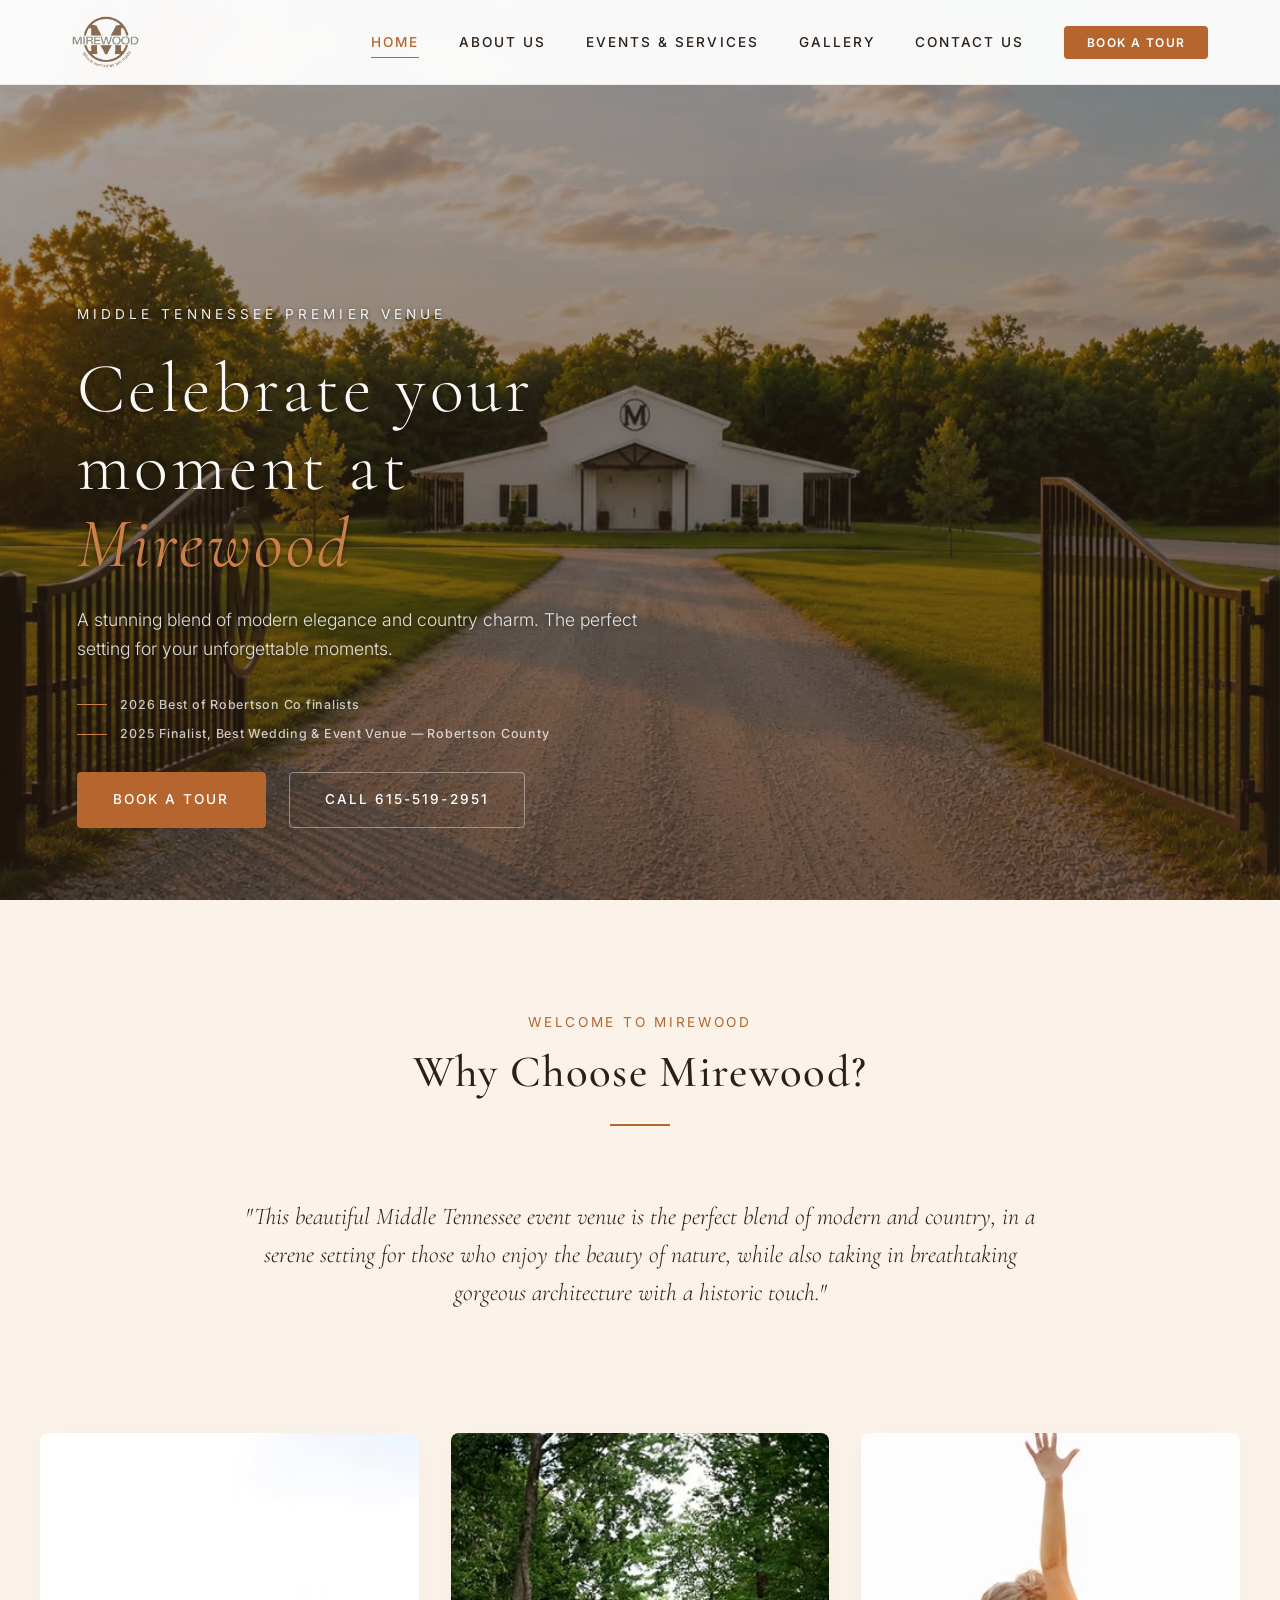
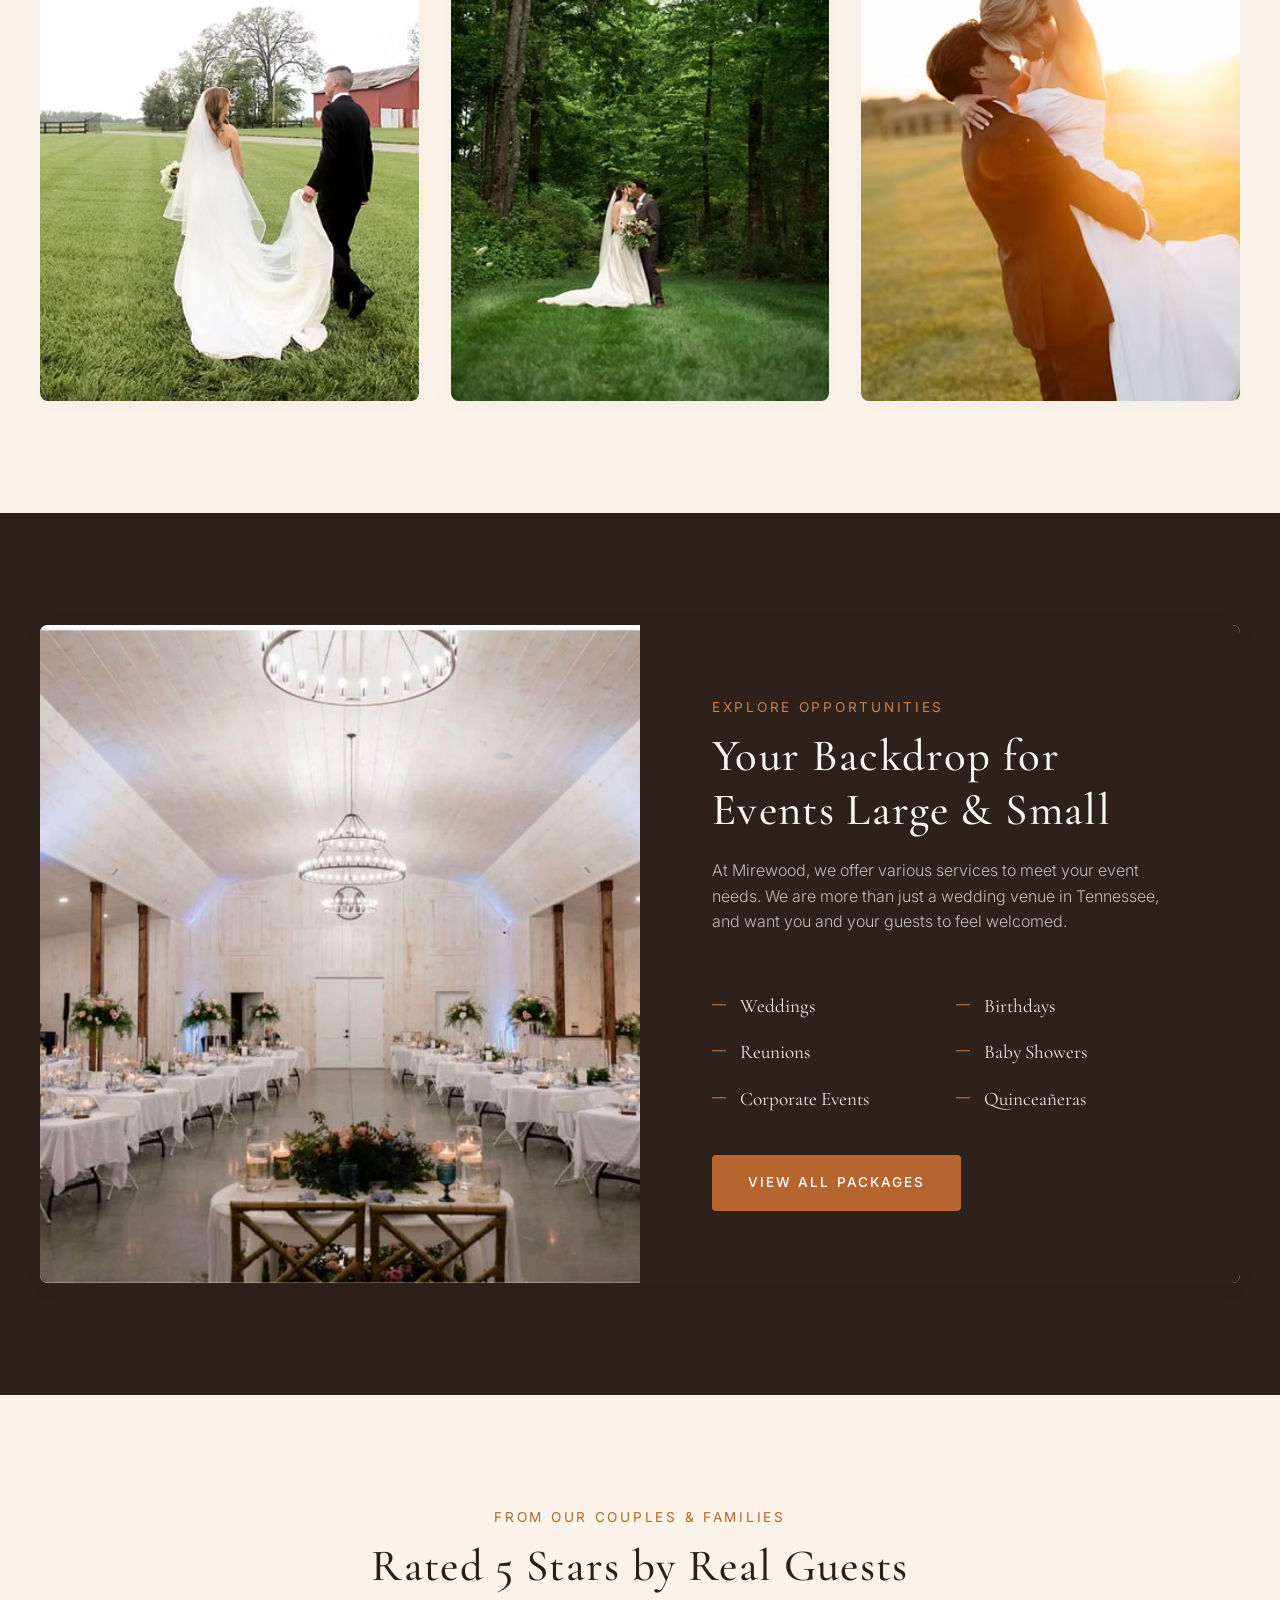
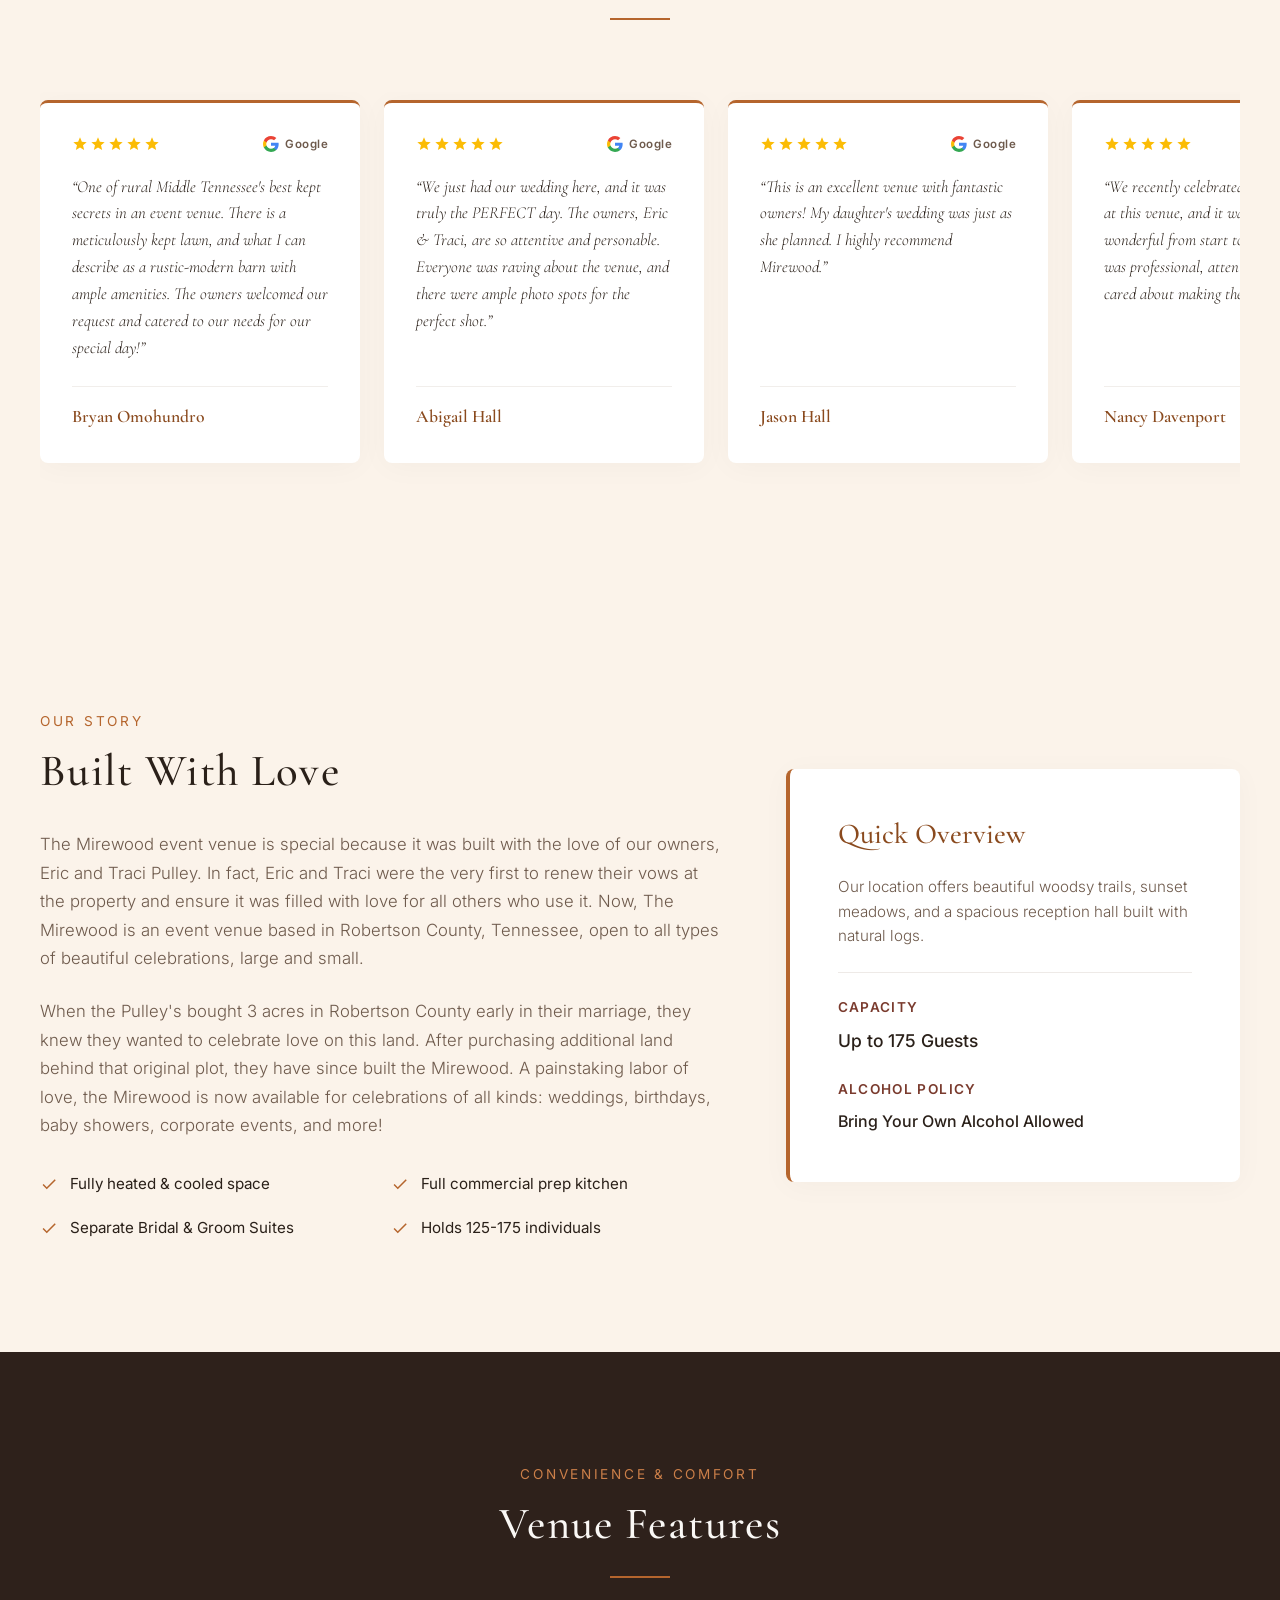
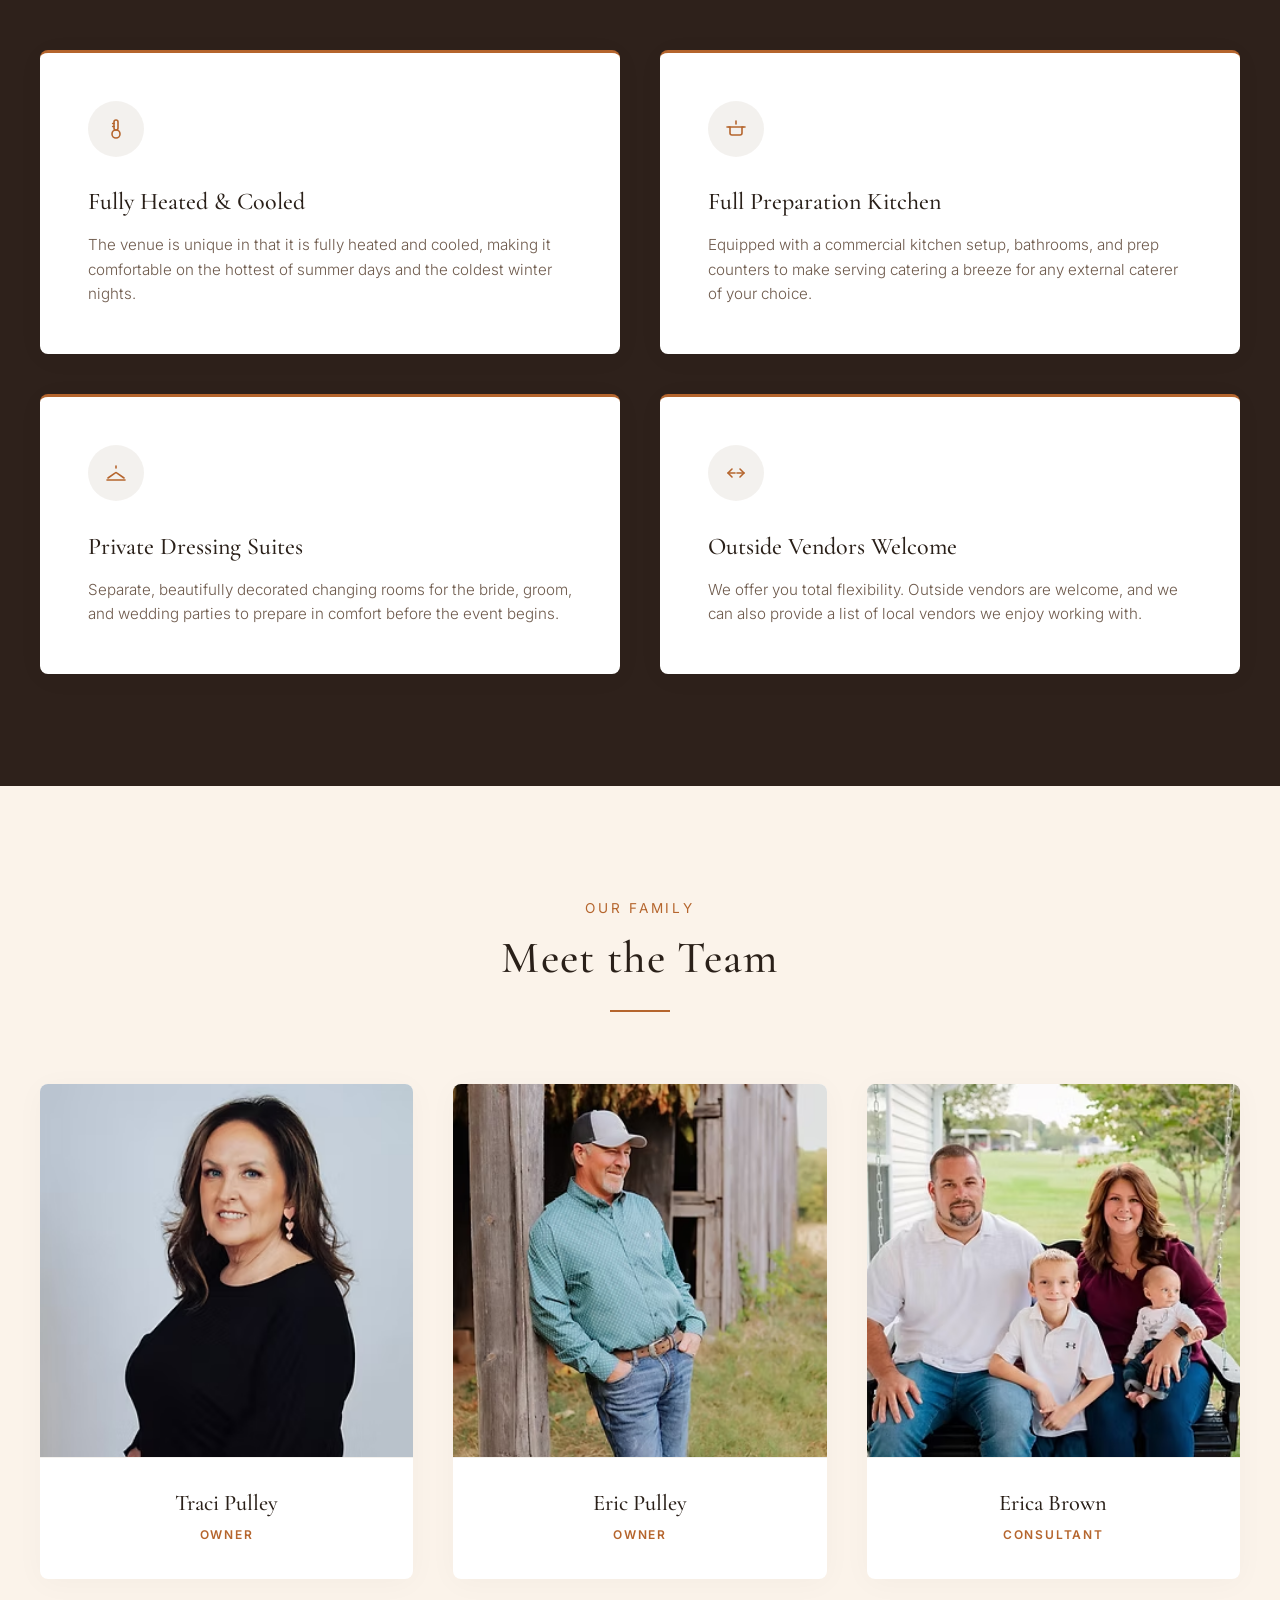
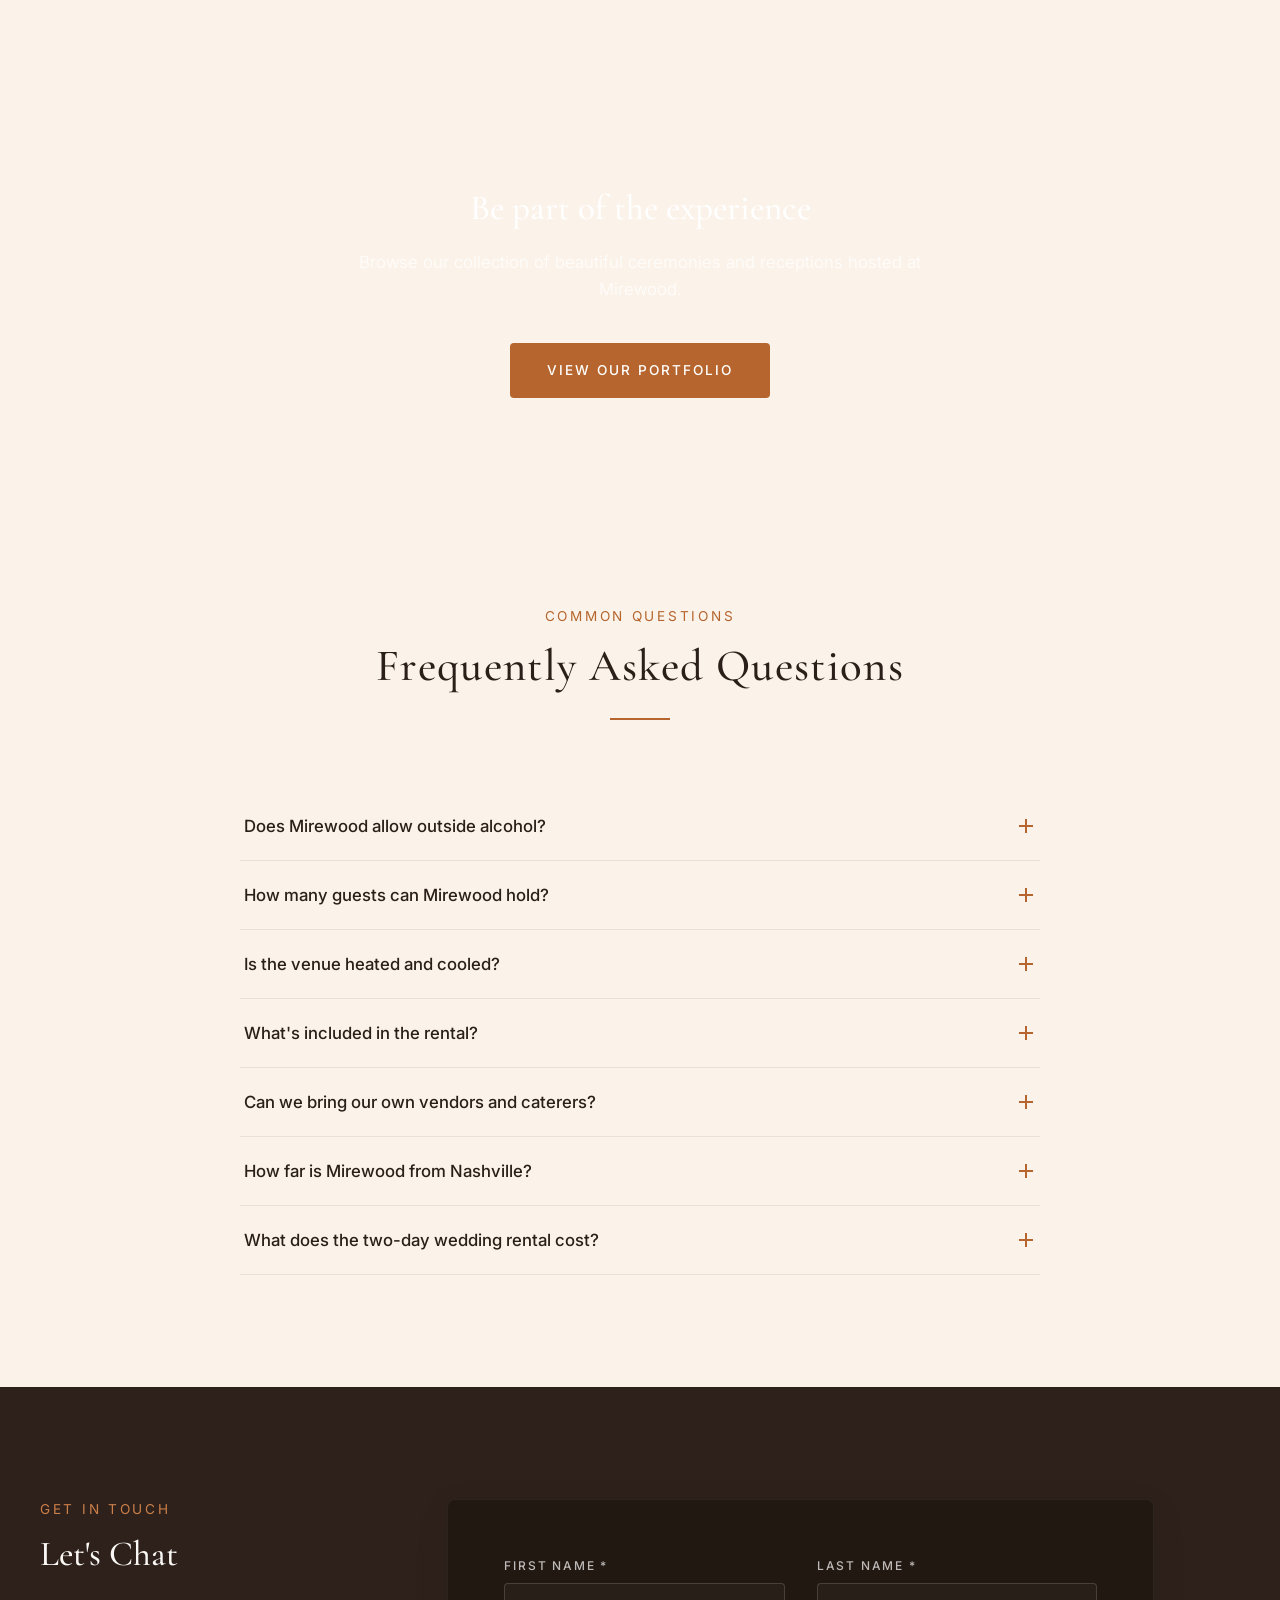
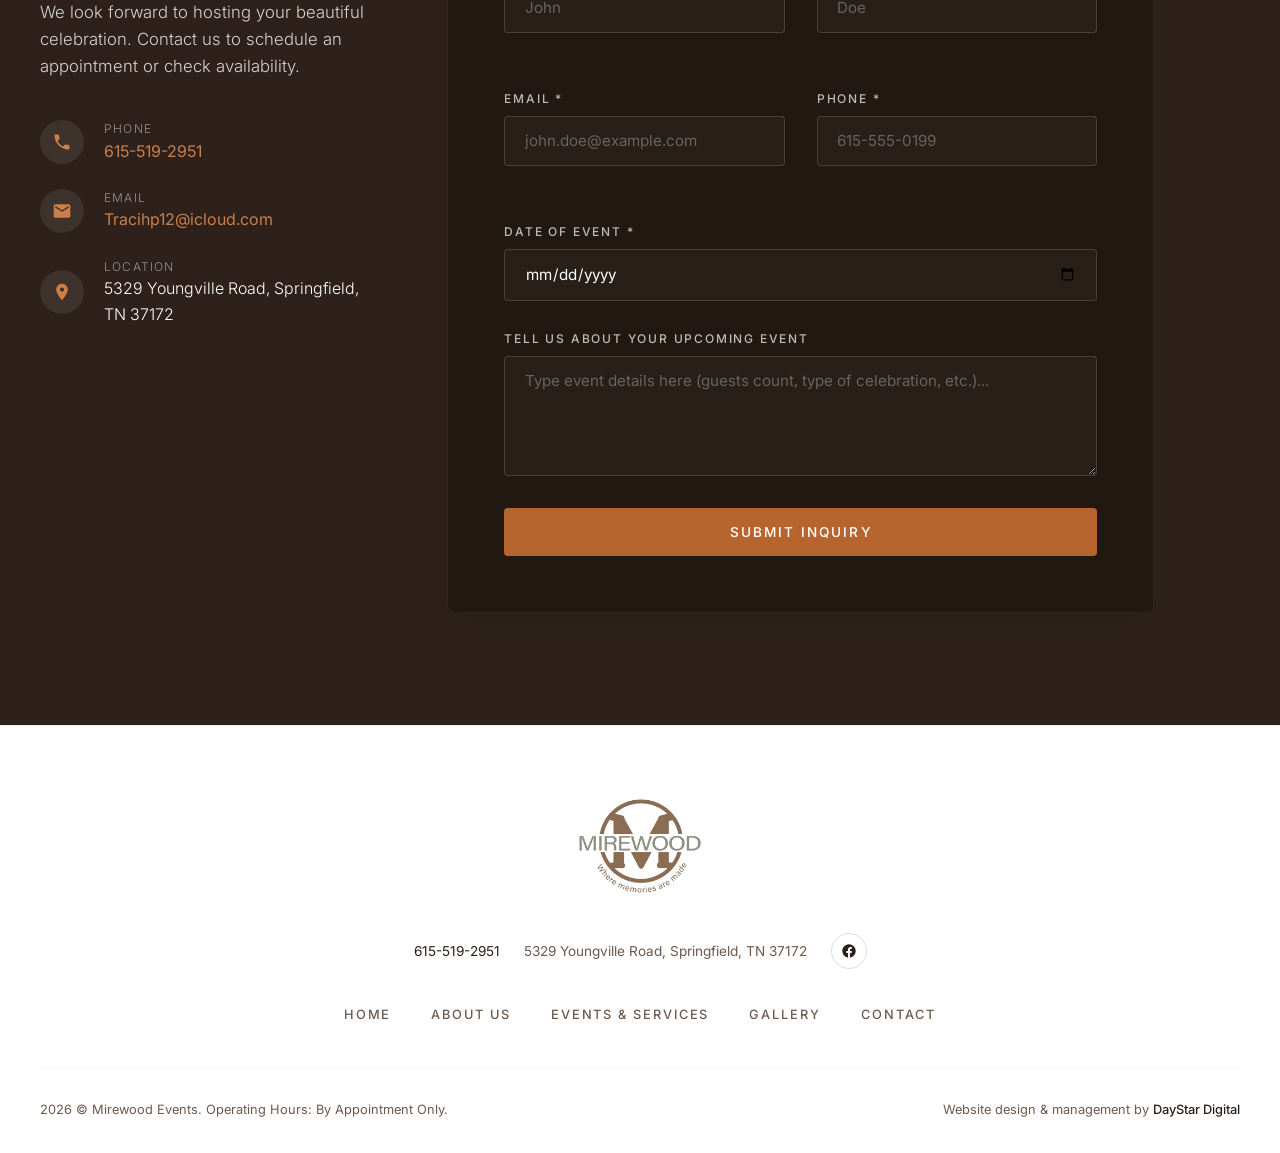
<file: index.html>
<!DOCTYPE html>
<html lang="en">
<head>
  <meta charset="UTF-8">
  <meta name="viewport" content="width=device-width, initial-scale=1.0">
  <meta name="description" content="Mirewood is an elegant, modern-rustic wedding and event venue nestled in Springfield, Middle Tennessee. Host weddings, social gatherings, and corporate events on our beautiful 40-acre property.">
  <title>Mirewood | Wedding & Event Venue in Springfield, TN — 30 Min from Nashville</title>
  <link rel="canonical" href="https://themirewood.com/">
  <link rel="icon" type="image/png" href="/assets/logo.png">
  <link rel="apple-touch-icon" href="/assets/logo.png">

  <meta property="og:type" content="website">
  <meta property="og:site_name" content="Mirewood">
  <meta property="og:url" content="https://themirewood.com/">
  <meta property="og:title" content="Mirewood | Wedding & Event Venue in Springfield, TN">
  <meta property="og:description" content="Mirewood is an elegant, modern-rustic wedding and event venue nestled in Springfield, Middle Tennessee — just 30 minutes from Nashville. Host weddings, social gatherings, and corporate events on our beautiful 40-acre property.">
  <meta property="og:image" content="https://themirewood.com/assets/mirewood_venue.jpg">
  <meta name="twitter:card" content="summary_large_image">
  <meta name="twitter:title" content="Mirewood | Wedding & Event Venue in Springfield, TN">
  <meta name="twitter:description" content="An elegant, modern-rustic wedding and event venue on 40 acres in Springfield, TN — 30 minutes from Nashville.">
  <meta name="twitter:image" content="https://themirewood.com/assets/mirewood_venue.jpg">

  <script type="application/ld+json">
  {
    "@context": "https://schema.org",
    "@type": ["LocalBusiness", "EventVenue"],
    "@id": "https://themirewood.com/#business",
    "name": "Mirewood",
    "description": "Mirewood is an elegant, modern-rustic wedding and event venue on 40 acres in Springfield, Middle Tennessee, 30 minutes from Nashville. Hosts weddings, social gatherings, and corporate events for 125-175 guests.",
    "url": "https://themirewood.com/",
    "telephone": "+16155192951",
    "email": "Tracihp12@icloud.com",
    "image": "https://themirewood.com/assets/mirewood_venue.jpg",
    "priceRange": "$$",
    "address": {
      "@type": "PostalAddress",
      "streetAddress": "5329 Youngville Road",
      "addressLocality": "Springfield",
      "addressRegion": "TN",
      "postalCode": "37172",
      "addressCountry": "US"
    },
    "areaServed": ["Springfield TN", "Robertson County TN", "Nashville TN", "Middle Tennessee"],
    "sameAs": ["https://www.facebook.com/profile.php?id=61573209726147"]
  }
  </script>

  <link rel="stylesheet" href="styles.css">
  <!-- Season is set in season-config.js (edit that file to change it for all visitors) -->
  <script src="season-config.js"></script>
  <script>
    (function () {
      var season = window.MIREWOOD_SEASON;
      if (!season) {
        var month = new Date().getMonth() + 1;
        season = (month >= 3 && month <= 5) ? 'spring'
          : (month >= 6 && month <= 8) ? 'summer'
          : (month >= 9 && month <= 11) ? 'fall'
          : 'winter';
      }
      document.documentElement.setAttribute('data-season', season);
    })();
  </script>
</head>
<body>

  <!-- Header & Navigation -->
  <nav class="navbar" aria-label="Main Navigation">
    <div class="navbar__container">
      <a href="/" class="navbar__logo" aria-label="Mirewood Homepage">
        <img src="assets/logo.png" alt="Mirewood — Where memories are made" class="navbar__logo-img" width="900" height="700">
      </a>

      <button class="navbar__toggle" aria-label="Toggle Navigation Menu" aria-expanded="false" aria-controls="nav-menu">
        <span class="navbar__toggle-bar"></span>
        <span class="navbar__toggle-bar"></span>
        <span class="navbar__toggle-bar"></span>
      </button>

      <ul class="navbar__menu" id="nav-menu">
        <li><a href="/" class="navbar__link navbar__link--active">Home</a></li>
        <li><a href="#about" class="navbar__link">About Us</a></li>
        <li><a href="/events-services" class="navbar__link">Events & Services</a></li>
        <li><a href="/gallery" class="navbar__link">Gallery</a></li>
        <li><a href="#contact" class="navbar__link">Contact Us</a></li>
        <li><a href="#contact" class="navbar__cta">Book a Tour</a></li>
      </ul>
    </div>
  </nav>

  <!-- Main Content Anchor -->
  <main id="main-content">

    <!-- Hero Section -->
    <header class="hero hero--editorial">
      <div class="hero__bg">
        <img src="assets/mirewood_venue.jpg" alt="Mirewood venue entrance gate and barn at golden hour" class="hero__bg-img" width="1192" height="824">
        <div class="hero__bg-overlay"></div>
      </div>
      <div class="hero__content">
        <span class="hero__subtitle">Middle Tennessee Premier Venue</span>
        <h1 class="hero__title">Celebrate your moment at <span>Mirewood</span></h1>
        <p class="hero__text">A stunning blend of modern elegance and country charm. The perfect setting for your unforgettable moments.</p>
        <div class="hero__eyebrow" style="margin-bottom: 0.6rem;">
          <span class="hero__eyebrow-mark"></span>
          2026 Best of Robertson Co finalists
        </div>
        <div class="hero__eyebrow">
          <span class="hero__eyebrow-mark"></span>
          2025 Finalist, Best Wedding &amp; Event Venue — Robertson County
        </div>
        <div class="hero__actions">
          <a href="#contact" class="btn btn--primary">Book a Tour</a>
          <a href="tel:6155192951" class="btn btn--secondary">Call 615-519-2951</a>
        </div>
      </div>
    </header>

    <!-- Why Choose Mirewood Section -->
    <section class="section reveal">
      <div class="section__container">
        <div class="section__header">
          <span class="section__subtitle">Welcome to Mirewood</span>
          <h2 class="section__title">Why Choose Mirewood?</h2>
          <div class="section__divider"></div>
        </div>
        <div class="intro__grid">
          <div class="intro__content">
            <p class="intro__text">
              "This beautiful Middle Tennessee event venue is the perfect blend of modern and country, in a serene setting for those who enjoy the beauty of nature, while also taking in breathtaking gorgeous architecture with a historic touch."
            </p>
          </div>
          <!-- 3-Column Image Showcase -->
          <div class="intro__gallery">
            <div class="gallery-card">
              <img src="assets/494710934_1360663036063254_108134056104979206_n.avif" alt="Bride and groom at the forest clearing" class="gallery-card__img" width="327" height="547" loading="lazy">
              <div class="gallery-card__overlay">
                <span class="gallery-card__title">Rustic Forest Trails</span>
              </div>
            </div>
            <div class="gallery-card">
              <img src="assets/495181087_1360663536063204_5677267497084174376_n.avif" alt="Bride and groom walking at golden hour sunset" class="gallery-card__img" width="327" height="547" loading="lazy">
              <div class="gallery-card__overlay">
                <span class="gallery-card__title">Scenic Pastures</span>
              </div>
            </div>
            <div class="gallery-card">
              <img src="assets/495372096_1360663269396564_6284206079498753292_n.avif" alt="Newlyweds standing in front of outdoor ceremony background" class="gallery-card__img" width="327" height="547" loading="lazy">
              <div class="gallery-card__overlay">
                <span class="gallery-card__title">Open Meadow Fields</span>
              </div>
            </div>
          </div>
        </div>
      </div>
    </section>

    <!-- Services Overview Split Layout -->
    <section class="section section--dark reveal">
      <div class="section__container">
        <div class="services__split">
          <div class="services__img-container">
            <img src="assets/reception_hall_new.jpg" alt="White wood barn reception hall interior with wagon-wheel chandeliers and elegant table settings" class="services__img" width="1024" height="690" loading="lazy">
          </div>
          <div class="services__content">
            <span class="section__subtitle" style="color: var(--color-primary-light);">Explore Opportunities</span>
            <h2 class="section__title">Your Backdrop for Events Large & Small</h2>
            <p style="margin-bottom: 2rem; color: rgba(255, 255, 255, 0.7);">
              At Mirewood, we offer various services to meet your event needs. We are more than just a wedding venue in Tennessee, and want you and your guests to feel welcomed.
            </p>
            <ul class="services__list" aria-label="List of events we host">
              <li class="services__item">Weddings</li>
              <li class="services__item">Birthdays</li>
              <li class="services__item">Reunions</li>
              <li class="services__item">Baby Showers</li>
              <li class="services__item">Corporate Events</li>
              <li class="services__item">Quinceañeras</li>
            </ul>
            <div style="margin-top: 2.5rem;">
              <a href="/events-services" class="btn btn--primary">View All Packages</a>
            </div>
          </div>
        </div>
      </div>
    </section>

    <!-- Testimonials Section -->
    <section class="section reveal">
      <div class="section__container">
        <div class="section__header">
          <span class="section__subtitle">From Our Couples & Families</span>
          <h2 class="section__title">Rated 5 Stars by Real Guests</h2>
          <div class="section__divider"></div>
        </div>
        <div class="testimonials-scroll" role="region" aria-label="Guest testimonials">
          <div class="testimonial-card">
            <div class="testimonial-card__header">
              <div class="testimonial-card__stars" aria-label="5 out of 5 stars">
                <svg viewBox="0 0 24 24"><path d="M12 17.27L18.18 21l-1.64-7.03L22 9.24l-7.19-.61L12 2 9.19 8.63 2 9.24l5.46 4.73L5.82 21z"/></svg>
                <svg viewBox="0 0 24 24"><path d="M12 17.27L18.18 21l-1.64-7.03L22 9.24l-7.19-.61L12 2 9.19 8.63 2 9.24l5.46 4.73L5.82 21z"/></svg>
                <svg viewBox="0 0 24 24"><path d="M12 17.27L18.18 21l-1.64-7.03L22 9.24l-7.19-.61L12 2 9.19 8.63 2 9.24l5.46 4.73L5.82 21z"/></svg>
                <svg viewBox="0 0 24 24"><path d="M12 17.27L18.18 21l-1.64-7.03L22 9.24l-7.19-.61L12 2 9.19 8.63 2 9.24l5.46 4.73L5.82 21z"/></svg>
                <svg viewBox="0 0 24 24"><path d="M12 17.27L18.18 21l-1.64-7.03L22 9.24l-7.19-.61L12 2 9.19 8.63 2 9.24l5.46 4.73L5.82 21z"/></svg>
              </div>
              <div class="testimonial-card__google" aria-label="Posted on Google">
                <svg viewBox="0 0 24 24"><path fill="#4285F4" d="M23.49 12.27c0-.79-.07-1.54-.19-2.27H12v4.51h6.47c-.29 1.48-1.14 2.73-2.4 3.58v3h3.86c2.26-2.09 3.56-5.17 3.56-8.82z"/><path fill="#34A853" d="M12 24c3.24 0 5.95-1.08 7.93-2.91l-3.86-3c-1.08.72-2.45 1.16-4.07 1.16-3.13 0-5.78-2.11-6.73-4.96H1.29v3.09C3.26 21.3 7.31 24 12 24z"/><path fill="#FBBC05" d="M5.27 14.29c-.25-.72-.38-1.49-.38-2.29s.14-1.57.38-2.29V6.62H1.29A11.93 11.93 0 0 0 0 12c0 1.93.46 3.76 1.29 5.38l3.98-3.09z"/><path fill="#EA4335" d="M12 4.75c1.77 0 3.35.61 4.6 1.8l3.42-3.42C17.95 1.19 15.24 0 12 0 7.31 0 3.26 2.7 1.29 6.62l3.98 3.09C6.22 6.86 8.87 4.75 12 4.75z"/></svg>
                <span>Google</span>
              </div>
            </div>
            <p class="testimonial-card__quote">One of rural Middle Tennessee's best kept secrets in an event venue. There is a meticulously kept lawn, and what I can describe as a rustic-modern barn with ample amenities. The owners welcomed our request and catered to our needs for our special day!</p>
            <span class="testimonial-card__name">Bryan Omohundro</span>
          </div>
          <div class="testimonial-card">
            <div class="testimonial-card__header">
              <div class="testimonial-card__stars" aria-label="5 out of 5 stars">
                <svg viewBox="0 0 24 24"><path d="M12 17.27L18.18 21l-1.64-7.03L22 9.24l-7.19-.61L12 2 9.19 8.63 2 9.24l5.46 4.73L5.82 21z"/></svg>
                <svg viewBox="0 0 24 24"><path d="M12 17.27L18.18 21l-1.64-7.03L22 9.24l-7.19-.61L12 2 9.19 8.63 2 9.24l5.46 4.73L5.82 21z"/></svg>
                <svg viewBox="0 0 24 24"><path d="M12 17.27L18.18 21l-1.64-7.03L22 9.24l-7.19-.61L12 2 9.19 8.63 2 9.24l5.46 4.73L5.82 21z"/></svg>
                <svg viewBox="0 0 24 24"><path d="M12 17.27L18.18 21l-1.64-7.03L22 9.24l-7.19-.61L12 2 9.19 8.63 2 9.24l5.46 4.73L5.82 21z"/></svg>
                <svg viewBox="0 0 24 24"><path d="M12 17.27L18.18 21l-1.64-7.03L22 9.24l-7.19-.61L12 2 9.19 8.63 2 9.24l5.46 4.73L5.82 21z"/></svg>
              </div>
              <div class="testimonial-card__google" aria-label="Posted on Google">
                <svg viewBox="0 0 24 24"><path fill="#4285F4" d="M23.49 12.27c0-.79-.07-1.54-.19-2.27H12v4.51h6.47c-.29 1.48-1.14 2.73-2.4 3.58v3h3.86c2.26-2.09 3.56-5.17 3.56-8.82z"/><path fill="#34A853" d="M12 24c3.24 0 5.95-1.08 7.93-2.91l-3.86-3c-1.08.72-2.45 1.16-4.07 1.16-3.13 0-5.78-2.11-6.73-4.96H1.29v3.09C3.26 21.3 7.31 24 12 24z"/><path fill="#FBBC05" d="M5.27 14.29c-.25-.72-.38-1.49-.38-2.29s.14-1.57.38-2.29V6.62H1.29A11.93 11.93 0 0 0 0 12c0 1.93.46 3.76 1.29 5.38l3.98-3.09z"/><path fill="#EA4335" d="M12 4.75c1.77 0 3.35.61 4.6 1.8l3.42-3.42C17.95 1.19 15.24 0 12 0 7.31 0 3.26 2.7 1.29 6.62l3.98 3.09C6.22 6.86 8.87 4.75 12 4.75z"/></svg>
                <span>Google</span>
              </div>
            </div>
            <p class="testimonial-card__quote">We just had our wedding here, and it was truly the PERFECT day. The owners, Eric &amp; Traci, are so attentive and personable. Everyone was raving about the venue, and there were ample photo spots for the perfect shot.</p>
            <span class="testimonial-card__name">Abigail Hall</span>
          </div>
          <div class="testimonial-card">
            <div class="testimonial-card__header">
              <div class="testimonial-card__stars" aria-label="5 out of 5 stars">
                <svg viewBox="0 0 24 24"><path d="M12 17.27L18.18 21l-1.64-7.03L22 9.24l-7.19-.61L12 2 9.19 8.63 2 9.24l5.46 4.73L5.82 21z"/></svg>
                <svg viewBox="0 0 24 24"><path d="M12 17.27L18.18 21l-1.64-7.03L22 9.24l-7.19-.61L12 2 9.19 8.63 2 9.24l5.46 4.73L5.82 21z"/></svg>
                <svg viewBox="0 0 24 24"><path d="M12 17.27L18.18 21l-1.64-7.03L22 9.24l-7.19-.61L12 2 9.19 8.63 2 9.24l5.46 4.73L5.82 21z"/></svg>
                <svg viewBox="0 0 24 24"><path d="M12 17.27L18.18 21l-1.64-7.03L22 9.24l-7.19-.61L12 2 9.19 8.63 2 9.24l5.46 4.73L5.82 21z"/></svg>
                <svg viewBox="0 0 24 24"><path d="M12 17.27L18.18 21l-1.64-7.03L22 9.24l-7.19-.61L12 2 9.19 8.63 2 9.24l5.46 4.73L5.82 21z"/></svg>
              </div>
              <div class="testimonial-card__google" aria-label="Posted on Google">
                <svg viewBox="0 0 24 24"><path fill="#4285F4" d="M23.49 12.27c0-.79-.07-1.54-.19-2.27H12v4.51h6.47c-.29 1.48-1.14 2.73-2.4 3.58v3h3.86c2.26-2.09 3.56-5.17 3.56-8.82z"/><path fill="#34A853" d="M12 24c3.24 0 5.95-1.08 7.93-2.91l-3.86-3c-1.08.72-2.45 1.16-4.07 1.16-3.13 0-5.78-2.11-6.73-4.96H1.29v3.09C3.26 21.3 7.31 24 12 24z"/><path fill="#FBBC05" d="M5.27 14.29c-.25-.72-.38-1.49-.38-2.29s.14-1.57.38-2.29V6.62H1.29A11.93 11.93 0 0 0 0 12c0 1.93.46 3.76 1.29 5.38l3.98-3.09z"/><path fill="#EA4335" d="M12 4.75c1.77 0 3.35.61 4.6 1.8l3.42-3.42C17.95 1.19 15.24 0 12 0 7.31 0 3.26 2.7 1.29 6.62l3.98 3.09C6.22 6.86 8.87 4.75 12 4.75z"/></svg>
                <span>Google</span>
              </div>
            </div>
            <p class="testimonial-card__quote">This is an excellent venue with fantastic owners! My daughter's wedding was just as she planned. I highly recommend Mirewood.</p>
            <span class="testimonial-card__name">Jason Hall</span>
          </div>
          <div class="testimonial-card">
            <div class="testimonial-card__header">
              <div class="testimonial-card__stars" aria-label="5 out of 5 stars">
                <svg viewBox="0 0 24 24"><path d="M12 17.27L18.18 21l-1.64-7.03L22 9.24l-7.19-.61L12 2 9.19 8.63 2 9.24l5.46 4.73L5.82 21z"/></svg>
                <svg viewBox="0 0 24 24"><path d="M12 17.27L18.18 21l-1.64-7.03L22 9.24l-7.19-.61L12 2 9.19 8.63 2 9.24l5.46 4.73L5.82 21z"/></svg>
                <svg viewBox="0 0 24 24"><path d="M12 17.27L18.18 21l-1.64-7.03L22 9.24l-7.19-.61L12 2 9.19 8.63 2 9.24l5.46 4.73L5.82 21z"/></svg>
                <svg viewBox="0 0 24 24"><path d="M12 17.27L18.18 21l-1.64-7.03L22 9.24l-7.19-.61L12 2 9.19 8.63 2 9.24l5.46 4.73L5.82 21z"/></svg>
                <svg viewBox="0 0 24 24"><path d="M12 17.27L18.18 21l-1.64-7.03L22 9.24l-7.19-.61L12 2 9.19 8.63 2 9.24l5.46 4.73L5.82 21z"/></svg>
              </div>
              <div class="testimonial-card__google" aria-label="Posted on Google">
                <svg viewBox="0 0 24 24"><path fill="#4285F4" d="M23.49 12.27c0-.79-.07-1.54-.19-2.27H12v4.51h6.47c-.29 1.48-1.14 2.73-2.4 3.58v3h3.86c2.26-2.09 3.56-5.17 3.56-8.82z"/><path fill="#34A853" d="M12 24c3.24 0 5.95-1.08 7.93-2.91l-3.86-3c-1.08.72-2.45 1.16-4.07 1.16-3.13 0-5.78-2.11-6.73-4.96H1.29v3.09C3.26 21.3 7.31 24 12 24z"/><path fill="#FBBC05" d="M5.27 14.29c-.25-.72-.38-1.49-.38-2.29s.14-1.57.38-2.29V6.62H1.29A11.93 11.93 0 0 0 0 12c0 1.93.46 3.76 1.29 5.38l3.98-3.09z"/><path fill="#EA4335" d="M12 4.75c1.77 0 3.35.61 4.6 1.8l3.42-3.42C17.95 1.19 15.24 0 12 0 7.31 0 3.26 2.7 1.29 6.62l3.98 3.09C6.22 6.86 8.87 4.75 12 4.75z"/></svg>
                <span>Google</span>
              </div>
            </div>
            <p class="testimonial-card__quote">We recently celebrated our son's wedding at this venue, and it was absolutely wonderful from start to finish. The staff was professional, attentive, and genuinely cared about making the day run smoothly.</p>
            <span class="testimonial-card__name">Nancy Davenport</span>
          </div>
          <div class="testimonial-card">
            <div class="testimonial-card__header">
              <div class="testimonial-card__stars" aria-label="5 out of 5 stars">
                <svg viewBox="0 0 24 24"><path d="M12 17.27L18.18 21l-1.64-7.03L22 9.24l-7.19-.61L12 2 9.19 8.63 2 9.24l5.46 4.73L5.82 21z"/></svg>
                <svg viewBox="0 0 24 24"><path d="M12 17.27L18.18 21l-1.64-7.03L22 9.24l-7.19-.61L12 2 9.19 8.63 2 9.24l5.46 4.73L5.82 21z"/></svg>
                <svg viewBox="0 0 24 24"><path d="M12 17.27L18.18 21l-1.64-7.03L22 9.24l-7.19-.61L12 2 9.19 8.63 2 9.24l5.46 4.73L5.82 21z"/></svg>
                <svg viewBox="0 0 24 24"><path d="M12 17.27L18.18 21l-1.64-7.03L22 9.24l-7.19-.61L12 2 9.19 8.63 2 9.24l5.46 4.73L5.82 21z"/></svg>
                <svg viewBox="0 0 24 24"><path d="M12 17.27L18.18 21l-1.64-7.03L22 9.24l-7.19-.61L12 2 9.19 8.63 2 9.24l5.46 4.73L5.82 21z"/></svg>
              </div>
              <div class="testimonial-card__google" aria-label="Posted on Google">
                <svg viewBox="0 0 24 24"><path fill="#4285F4" d="M23.49 12.27c0-.79-.07-1.54-.19-2.27H12v4.51h6.47c-.29 1.48-1.14 2.73-2.4 3.58v3h3.86c2.26-2.09 3.56-5.17 3.56-8.82z"/><path fill="#34A853" d="M12 24c3.24 0 5.95-1.08 7.93-2.91l-3.86-3c-1.08.72-2.45 1.16-4.07 1.16-3.13 0-5.78-2.11-6.73-4.96H1.29v3.09C3.26 21.3 7.31 24 12 24z"/><path fill="#FBBC05" d="M5.27 14.29c-.25-.72-.38-1.49-.38-2.29s.14-1.57.38-2.29V6.62H1.29A11.93 11.93 0 0 0 0 12c0 1.93.46 3.76 1.29 5.38l3.98-3.09z"/><path fill="#EA4335" d="M12 4.75c1.77 0 3.35.61 4.6 1.8l3.42-3.42C17.95 1.19 15.24 0 12 0 7.31 0 3.26 2.7 1.29 6.62l3.98 3.09C6.22 6.86 8.87 4.75 12 4.75z"/></svg>
                <span>Google</span>
              </div>
            </div>
            <p class="testimonial-card__quote">Amazing venue inside and out! We had my sister's baby shower here over the weekend and it was the perfect space. The owners are very nice and easy to work with. Can't wait to plan my next event here!</p>
            <span class="testimonial-card__name">Joty Reed</span>
          </div>
          <div class="testimonial-card">
            <div class="testimonial-card__header">
              <div class="testimonial-card__stars" aria-label="5 out of 5 stars">
                <svg viewBox="0 0 24 24"><path d="M12 17.27L18.18 21l-1.64-7.03L22 9.24l-7.19-.61L12 2 9.19 8.63 2 9.24l5.46 4.73L5.82 21z"/></svg>
                <svg viewBox="0 0 24 24"><path d="M12 17.27L18.18 21l-1.64-7.03L22 9.24l-7.19-.61L12 2 9.19 8.63 2 9.24l5.46 4.73L5.82 21z"/></svg>
                <svg viewBox="0 0 24 24"><path d="M12 17.27L18.18 21l-1.64-7.03L22 9.24l-7.19-.61L12 2 9.19 8.63 2 9.24l5.46 4.73L5.82 21z"/></svg>
                <svg viewBox="0 0 24 24"><path d="M12 17.27L18.18 21l-1.64-7.03L22 9.24l-7.19-.61L12 2 9.19 8.63 2 9.24l5.46 4.73L5.82 21z"/></svg>
                <svg viewBox="0 0 24 24"><path d="M12 17.27L18.18 21l-1.64-7.03L22 9.24l-7.19-.61L12 2 9.19 8.63 2 9.24l5.46 4.73L5.82 21z"/></svg>
              </div>
              <div class="testimonial-card__google" aria-label="Posted on Google">
                <svg viewBox="0 0 24 24"><path fill="#4285F4" d="M23.49 12.27c0-.79-.07-1.54-.19-2.27H12v4.51h6.47c-.29 1.48-1.14 2.73-2.4 3.58v3h3.86c2.26-2.09 3.56-5.17 3.56-8.82z"/><path fill="#34A853" d="M12 24c3.24 0 5.95-1.08 7.93-2.91l-3.86-3c-1.08.72-2.45 1.16-4.07 1.16-3.13 0-5.78-2.11-6.73-4.96H1.29v3.09C3.26 21.3 7.31 24 12 24z"/><path fill="#FBBC05" d="M5.27 14.29c-.25-.72-.38-1.49-.38-2.29s.14-1.57.38-2.29V6.62H1.29A11.93 11.93 0 0 0 0 12c0 1.93.46 3.76 1.29 5.38l3.98-3.09z"/><path fill="#EA4335" d="M12 4.75c1.77 0 3.35.61 4.6 1.8l3.42-3.42C17.95 1.19 15.24 0 12 0 7.31 0 3.26 2.7 1.29 6.62l3.98 3.09C6.22 6.86 8.87 4.75 12 4.75z"/></svg>
                <span>Google</span>
              </div>
            </div>
            <p class="testimonial-card__quote">Mirewood hosted our daughter's wedding, and it couldn't have been a more perfect day. Eric and Traci keep a pristine setting for their guests and went out of their way to make accommodations for some of our unique needs.</p>
            <span class="testimonial-card__name">Sarah Hall</span>
          </div>
        </div>
      </div>
    </section>

    <!-- About Us Section -->
    <section class="section reveal" id="about">
      <div class="section__container">
        <div class="about__grid">
          <div class="about__content-block">
            <span class="section__subtitle">Our Story</span>
            <h2 class="section__title" style="text-align: left; margin-bottom: 2rem;">Built With Love</h2>
            <p class="about__p">
              The Mirewood event venue is special because it was built with the love of our owners, Eric and Traci Pulley. In fact, Eric and Traci were the very first to renew their vows at the property and ensure it was filled with love for all others who use it. Now, The Mirewood is an event venue based in Robertson County, Tennessee, open to all types of beautiful celebrations, large and small.
            </p>
            <p class="about__p">
              When the Pulley's bought 3 acres in Robertson County early in their marriage, they knew they wanted to celebrate love on this land. After purchasing additional land behind that original plot, they have since built the Mirewood. A painstaking labor of love, the Mirewood is now available for celebrations of all kinds: weddings, birthdays, baby showers, corporate events, and more!
            </p>
            <ul class="about__bullets" aria-label="Key facts about Mirewood">
              <li class="about__bullet-item">
                <svg width="18" height="18" viewBox="0 0 24 24"><path d="M9 16.17L4.83 12l-1.42 1.41L9 19 21 7l-1.41-1.41z"/></svg>
                Fully heated & cooled space
              </li>
              <li class="about__bullet-item">
                <svg width="18" height="18" viewBox="0 0 24 24"><path d="M9 16.17L4.83 12l-1.42 1.41L9 19 21 7l-1.41-1.41z"/></svg>
                Full commercial prep kitchen
              </li>
              <li class="about__bullet-item">
                <svg width="18" height="18" viewBox="0 0 24 24"><path d="M9 16.17L4.83 12l-1.42 1.41L9 19 21 7l-1.41-1.41z"/></svg>
                Separate Bridal & Groom Suites
              </li>
              <li class="about__bullet-item">
                <svg width="18" height="18" viewBox="0 0 24 24"><path d="M9 16.17L4.83 12l-1.42 1.41L9 19 21 7l-1.41-1.41z"/></svg>
                Holds 125-175 individuals
              </li>
            </ul>
          </div>
          <div class="about__side-info" style="background-color: var(--color-white); padding: 3rem; border-radius: var(--border-radius); box-shadow: var(--shadow-soft); border-left: 4px solid var(--color-primary);">
            <h3 style="font-family: var(--font-serif); font-size: 1.8rem; color: var(--color-primary-dark); margin-bottom: 1.5rem;">Quick Overview</h3>
            <p style="font-size: 0.95rem; margin-bottom: 1.5rem;">Our location offers beautiful woodsy trails, sunset meadows, and a spacious reception hall built with natural logs.</p>
            <div style="border-top: 1px solid rgba(140, 118, 92, 0.15); padding-top: 1.5rem;">
              <p style="font-size: 0.85rem; font-weight: 600; text-transform: uppercase; letter-spacing: 0.1em; color: var(--color-accent); margin-bottom: 0.5rem;">Capacity</p>
              <p style="font-size: 1.1rem; color: var(--color-text-dark); font-weight: 500;">Up to 175 Guests</p>
            </div>
            <div style="margin-top: 1.5rem;">
              <p style="font-size: 0.85rem; font-weight: 600; text-transform: uppercase; letter-spacing: 0.1em; color: var(--color-accent); margin-bottom: 0.5rem;">Alcohol Policy</p>
              <p style="font-size: 1rem; color: var(--color-text-dark); font-weight: 500;">Bring Your Own Alcohol Allowed</p>
            </div>
          </div>
        </div>
      </div>
    </section>

    <!-- Venue Features Section -->
    <section class="section section--dark reveal">
      <div class="section__container">
        <div class="section__header">
          <span class="section__subtitle" style="color: var(--color-primary-light);">Convenience & Comfort</span>
          <h2 class="section__title">Venue Features</h2>
          <div class="section__divider"></div>
        </div>
        <div class="features__grid">
          <div class="feature-card">
            <div class="feature-card__icon">
              <svg width="24" height="24" viewBox="0 0 24 24" fill="none" stroke="currentColor" stroke-width="1.6" stroke-linecap="round" stroke-linejoin="round">
                <rect x="10" y="3" width="4" height="10" rx="2"/>
                <circle cx="12" cy="17" r="4"/>
                <line x1="10" y1="6.5" x2="8.7" y2="6.5"/>
                <line x1="10" y1="9.5" x2="8.7" y2="9.5"/>
              </svg>
            </div>
            <h3 class="feature-card__title">Fully Heated & Cooled</h3>
            <p class="feature-card__desc">The venue is unique in that it is fully heated and cooled, making it comfortable on the hottest of summer days and the coldest winter nights.</p>
          </div>
          <div class="feature-card">
            <div class="feature-card__icon">
              <svg width="24" height="24" viewBox="0 0 24 24" fill="none" stroke="currentColor" stroke-width="1.6" stroke-linecap="round" stroke-linejoin="round">
                <path d="M5 10h14"/>
                <path d="M6 10v6a2 2 0 0 0 2 2h8a2 2 0 0 0 2-2v-6"/>
                <path d="M3 10h2"/>
                <path d="M19 10h2"/>
                <line x1="12" y1="4" x2="12" y2="7"/>
              </svg>
            </div>
            <h3 class="feature-card__title">Full Preparation Kitchen</h3>
            <p class="feature-card__desc">Equipped with a commercial kitchen setup, bathrooms, and prep counters to make serving catering a breeze for any external caterer of your choice.</p>
          </div>
          <div class="feature-card">
            <div class="feature-card__icon">
              <svg width="24" height="24" viewBox="0 0 24 24" fill="none" stroke="currentColor" stroke-width="1.6" stroke-linecap="round" stroke-linejoin="round">
                <path d="M12 5v2"/>
                <path d="M4 17l7.3-5.2a1.1 1.1 0 0 1 1.4 0L20 17"/>
                <line x1="3" y1="19" x2="21" y2="19"/>
              </svg>
            </div>
            <h3 class="feature-card__title">Private Dressing Suites</h3>
            <p class="feature-card__desc">Separate, beautifully decorated changing rooms for the bride, groom, and wedding parties to prepare in comfort before the event begins.</p>
          </div>
          <div class="feature-card">
            <div class="feature-card__icon">
              <svg width="24" height="24" viewBox="0 0 24 24" fill="none" stroke="currentColor" stroke-width="1.6" stroke-linecap="round" stroke-linejoin="round">
                <path d="M4 12h7"/>
                <path d="M8 8l-4 4 4 4"/>
                <path d="M20 12h-7"/>
                <path d="M16 8l4 4-4 4"/>
              </svg>
            </div>
            <h3 class="feature-card__title">Outside Vendors Welcome</h3>
            <p class="feature-card__desc">We offer you total flexibility. Outside vendors are welcome, and we can also provide a list of local vendors we enjoy working with.</p>
          </div>
        </div>
      </div>
    </section>

    <!-- Meet the Team Section -->
    <section class="section reveal">
      <div class="section__container">
        <div class="section__header">
          <span class="section__subtitle">Our Family</span>
          <h2 class="section__title">Meet the Team</h2>
          <div class="section__divider"></div>
        </div>
        <div class="team__grid">
          <div class="team-card">
            <div class="team-card__img-wrapper">
              <img src="assets/image2.avif" alt="Traci Pulley, Owner of Mirewood" class="team-card__img" width="315" height="323" loading="lazy">
            </div>
            <div class="team-card__info">
              <h3 class="team-card__name">Traci Pulley</h3>
              <span class="team-card__role">Owner</span>
            </div>
          </div>
          <div class="team-card">
            <div class="team-card__img-wrapper">
              <img src="assets/image0.avif" alt="Eric Pulley, Owner of Mirewood" class="team-card__img" width="315" height="323" loading="lazy">
            </div>
            <div class="team-card__info">
              <h3 class="team-card__name">Eric Pulley</h3>
              <span class="team-card__role">Owner</span>
            </div>
          </div>
          <div class="team-card">
            <div class="team-card__img-wrapper">
              <img src="assets/image5.avif" alt="Erica Brown, Consultant at Mirewood" class="team-card__img" width="315" height="323" loading="lazy">
            </div>
            <div class="team-card__info">
              <h3 class="team-card__name">Erica Brown</h3>
              <span class="team-card__role">Consultant</span>
            </div>
          </div>
        </div>
      </div>
    </section>

    <!-- Mid-page CTA Banner -->
    <section class="cta-banner" aria-label="Visual Portfolio Banner">
      <h2 class="cta-banner__title">Be part of the experience</h2>
      <p class="cta-banner__text">Browse our collection of beautiful ceremonies and receptions hosted at Mirewood.</p>
      <a href="/gallery" class="btn btn--primary">View Our Portfolio</a>
    </section>

    <!-- FAQ Section -->
    <section class="section reveal">
      <div class="section__container">
        <div class="section__header">
          <span class="section__subtitle">Common Questions</span>
          <h2 class="section__title">Frequently Asked Questions</h2>
          <div class="section__divider"></div>
        </div>
        <div class="faq-list">
          <div class="faq-item">
            <button class="faq-question" aria-expanded="false">
              Does Mirewood allow outside alcohol?
              <span class="faq-question__icon"></span>
            </button>
            <div class="faq-answer">
              <div class="faq-answer__inner">Yes — Mirewood is BYOB. You're welcome to bring your own alcohol, with no forced in-house bar package required.</div>
            </div>
          </div>
          <div class="faq-item">
            <button class="faq-question" aria-expanded="false">
              How many guests can Mirewood hold?
              <span class="faq-question__icon"></span>
            </button>
            <div class="faq-answer">
              <div class="faq-answer__inner">Mirewood comfortably accommodates 125 to 175 guests, depending on your seating layout and event style.</div>
            </div>
          </div>
          <div class="faq-item">
            <button class="faq-question" aria-expanded="false">
              Is the venue heated and cooled?
              <span class="faq-question__icon"></span>
            </button>
            <div class="faq-answer">
              <div class="faq-answer__inner">Yes — Mirewood is fully heated and cooled, so it's just as comfortable for a July wedding as it is for a January celebration.</div>
            </div>
          </div>
          <div class="faq-item">
            <button class="faq-question" aria-expanded="false">
              What's included in the rental?
              <span class="faq-question__icon"></span>
            </button>
            <div class="faq-answer">
              <div class="faq-answer__inner">Your rental includes tables, chairs, separate bridal and groom suites, and a full commercial prep kitchen for your caterer.</div>
            </div>
          </div>
          <div class="faq-item">
            <button class="faq-question" aria-expanded="false">
              Can we bring our own vendors and caterers?
              <span class="faq-question__icon"></span>
            </button>
            <div class="faq-answer">
              <div class="faq-answer__inner">Absolutely. Outside vendors and licensed caterers are welcome, and we're happy to share a list of local vendors we enjoy working with.</div>
            </div>
          </div>
          <div class="faq-item">
            <button class="faq-question" aria-expanded="false">
              How far is Mirewood from Nashville?
              <span class="faq-question__icon"></span>
            </button>
            <div class="faq-answer">
              <div class="faq-answer__inner">Mirewood is in Springfield, TN, about 30 minutes north of downtown Nashville in Robertson County.</div>
            </div>
          </div>
          <div class="faq-item">
            <button class="faq-question" aria-expanded="false">
              What does the two-day wedding rental cost?
              <span class="faq-question__icon"></span>
            </button>
            <div class="faq-answer">
              <div class="faq-answer__inner">Our two-day wedding rental is available for under $4,000, covering setup the day before and full access on your wedding day.</div>
            </div>
          </div>
        </div>
      </div>
    </section>

    <script type="application/ld+json">
    {
      "@context": "https://schema.org",
      "@type": "FAQPage",
      "mainEntity": [
        {
          "@type": "Question",
          "name": "Does Mirewood allow outside alcohol?",
          "acceptedAnswer": { "@type": "Answer", "text": "Yes — Mirewood is BYOB. You're welcome to bring your own alcohol, with no forced in-house bar package required." }
        },
        {
          "@type": "Question",
          "name": "How many guests can Mirewood hold?",
          "acceptedAnswer": { "@type": "Answer", "text": "Mirewood comfortably accommodates 125 to 175 guests, depending on your seating layout and event style." }
        },
        {
          "@type": "Question",
          "name": "Is the venue heated and cooled?",
          "acceptedAnswer": { "@type": "Answer", "text": "Yes — Mirewood is fully heated and cooled, so it's just as comfortable for a July wedding as it is for a January celebration." }
        },
        {
          "@type": "Question",
          "name": "What's included in the rental?",
          "acceptedAnswer": { "@type": "Answer", "text": "Your rental includes tables, chairs, separate bridal and groom suites, and a full commercial prep kitchen for your caterer." }
        },
        {
          "@type": "Question",
          "name": "Can we bring our own vendors and caterers?",
          "acceptedAnswer": { "@type": "Answer", "text": "Absolutely. Outside vendors and licensed caterers are welcome, and we're happy to share a list of local vendors we enjoy working with." }
        },
        {
          "@type": "Question",
          "name": "How far is Mirewood from Nashville?",
          "acceptedAnswer": { "@type": "Answer", "text": "Mirewood is in Springfield, TN, about 30 minutes north of downtown Nashville in Robertson County." }
        },
        {
          "@type": "Question",
          "name": "What does the two-day wedding rental cost?",
          "acceptedAnswer": { "@type": "Answer", "text": "Our two-day wedding rental is available for under $4,000, covering setup the day before and full access on your wedding day." }
        }
      ]
    }
    </script>

    <!-- Contact Form Section ("Let's Chat") -->
    <section class="section section--dark reveal" id="contact">
      <div class="section__container">
        <div class="chat__layout">
          <div class="chat__info">
            <span class="section__subtitle" style="color: var(--color-primary-light);">Get In Touch</span>
            <h2 class="chat__info-title">Let's Chat</h2>
            <p class="chat__info-text">
              We look forward to hosting your beautiful celebration. Contact us to schedule an appointment or check availability.
            </p>
            <ul class="chat__details" aria-label="Contact details">
              <li class="chat__detail-item">
                <div class="chat__detail-icon">
                  <svg width="20" height="20" viewBox="0 0 24 24"><path d="M6.62 10.79c1.44 2.83 3.76 5.14 6.59 6.59l2.2-2.2c.27-.27.67-.36 1.02-.24 1.12.37 2.33.57 3.57.57.55 0 1 .45 1 1V20c0 .55-.45 1-1 1-9.39 0-17-7.61-17-17 0-.55.45-1 1-1h3.5c.55 0 1 .45 1 1 0 1.25.2 2.45.57 3.57.11.35.03.74-.25 1.02l-2.2 2.2z"/></svg>
                </div>
                <div>
                  <p style="font-size: 0.75rem; text-transform: uppercase; letter-spacing: 0.1em; color: rgba(255,255,255,0.5);">Phone</p>
                  <a href="tel:6155192951">615-519-2951</a>
                </div>
              </li>
              <li class="chat__detail-item">
                <div class="chat__detail-icon">
                  <svg width="20" height="20" viewBox="0 0 24 24"><path d="M20 4H4c-1.1 0-1.99.9-1.99 2L2 18c0 1.1.9 2 2 2h16c1.1 0 2-.9 2-2V6c0-1.1-.9-2-2-2zm0 4l-8 5-8-5V6l8 5 8-5v2z"/></svg>
                </div>
                <div>
                  <p style="font-size: 0.75rem; text-transform: uppercase; letter-spacing: 0.1em; color: rgba(255,255,255,0.5);">Email</p>
                  <a href="mailto:Tracihp12@icloud.com">Tracihp12@icloud.com</a>
                </div>
              </li>
              <li class="chat__detail-item">
                <div class="chat__detail-icon">
                  <svg width="20" height="20" viewBox="0 0 24 24"><path d="M12 2C8.13 2 5 5.13 5 9c0 5.25 7 13 7 13s7-7.75 7-13c0-3.87-3.13-7-7-7zm0 9.5c-1.38 0-2.5-1.12-2.5-2.5s1.12-2.5 2.5-2.5 2.5 1.12 2.5 2.5-1.12 2.5-2.5 2.5z"/></svg>
                </div>
                <div>
                  <p style="font-size: 0.75rem; text-transform: uppercase; letter-spacing: 0.1em; color: rgba(255,255,255,0.5);">Location</p>
                  <span style="color: var(--color-white); font-weight: 300;">5329 Youngville Road, Springfield, TN 37172</span>
                </div>
              </li>
            </ul>
          </div>
          
          <div class="chat__form-container">
            <form class="chat__form" action="/api/contact" method="POST" aria-label="Event Inquiry Form">
              <div class="form-row">
                <div class="form-group">
                  <label for="first-name" class="form-label">First Name *</label>
                  <input type="text" id="first-name" name="firstName" class="form-input" required placeholder="John">
                </div>
                <div class="form-group">
                  <label for="last-name" class="form-label">Last Name *</label>
                  <input type="text" id="last-name" name="lastName" class="form-input" required placeholder="Doe">
                </div>
              </div>
              <div class="form-row">
                <div class="form-group">
                  <label for="email" class="form-label">Email *</label>
                  <input type="email" id="email" name="email" class="form-input" required placeholder="john.doe@example.com">
                </div>
                <div class="form-group">
                  <label for="phone" class="form-label">Phone *</label>
                  <input type="tel" id="phone" name="phone" class="form-input" required placeholder="615-555-0199">
                </div>
              </div>
              <div class="form-group">
                <label for="event-date" class="form-label">Date of Event *</label>
                <input type="date" id="event-date" name="eventDate" class="form-input" required>
              </div>
              <div class="form-group form-group--full">
                <label for="details" class="form-label">Tell Us About Your Upcoming Event</label>
                <textarea id="details" name="details" class="form-input" placeholder="Type event details here (guests count, type of celebration, etc.)..."></textarea>
              </div>
              <div class="form-group" style="position: absolute; left: -9999px;" aria-hidden="true">
                <label for="company">Company</label>
                <input type="text" id="company" name="company" tabindex="-1" autocomplete="off">
              </div>
              <p class="form-error" role="alert" style="display: none; color: #ff6b6b; margin-bottom: 1rem;"></p>
              <button type="submit" class="btn btn--primary" style="width: 100%; border: none;">Submit Inquiry</button>
            </form>
          </div>
        </div>
      </div>
    </section>

  </main>

  <!-- Footer -->
  <footer class="footer">
    <div class="footer__container">
      <img src="assets/logo.png" alt="Mirewood — Where memories are made" class="footer__logo-img" width="900" height="700" loading="lazy">

      <div class="footer__contact">
        <a href="tel:6155192951">615-519-2951</a>
        <span>5329 Youngville Road, Springfield, TN 37172</span>
        <a href="https://www.facebook.com/profile.php?id=61573209726147" target="_blank" rel="noopener" aria-label="Mirewood on Facebook" class="footer__social">
          <svg width="16" height="16" viewBox="0 0 24 24" fill="currentColor"><path d="M22 12.06C22 6.53 17.52 2 12 2S2 6.53 2 12.06c0 5 3.66 9.13 8.44 9.94v-7.03H7.9v-2.91h2.54V9.85c0-2.5 1.49-3.89 3.78-3.89 1.09 0 2.24.2 2.24.2v2.46h-1.26c-1.24 0-1.63.77-1.63 1.56v1.88h2.78l-.44 2.91h-2.34V22c4.78-.81 8.44-4.94 8.44-9.94z"/></svg>
        </a>
      </div>

      <ul class="footer__nav" aria-label="Footer Navigation">
        <li><a href="/" class="footer__nav-link">Home</a></li>
        <li><a href="/#about" class="footer__nav-link">About Us</a></li>
        <li><a href="/events-services" class="footer__nav-link">Events & Services</a></li>
        <li><a href="/gallery" class="footer__nav-link">Gallery</a></li>
        <li><a href="/#contact" class="footer__nav-link">Contact</a></li>
      </ul>

      <div class="footer__copyright">
        <span>2026 © Mirewood Events. Operating Hours: By Appointment Only.</span>
        <span class="footer__credit">Website design &amp; management by <a href="https://daystardigital.co" target="_blank" rel="noopener">DayStar Digital</a></span>
      </div>
    </div>
  </footer>

  <!-- Mobile Sticky Call/Book Bar -->
  <div class="mobile-cta-bar" aria-label="Quick contact actions">
    <a href="tel:6155192951" class="mobile-cta-bar__btn mobile-cta-bar__btn--call">
      <svg width="16" height="16" viewBox="0 0 24 24" fill="none" stroke="currentColor" stroke-width="1.8" stroke-linecap="round" stroke-linejoin="round" aria-hidden="true"><path d="M4 5c0-1 1-2 2-2h2l2 5-2 2c1 3 3 5 6 6l2-2 5 2v2c0 1-1 2-2 2C10 20 4 14 4 5Z"/></svg>
      Call Now
    </a>
    <a href="#contact" class="mobile-cta-bar__btn mobile-cta-bar__btn--primary">
      <svg width="16" height="16" viewBox="0 0 24 24" fill="none" stroke="currentColor" stroke-width="1.8" stroke-linecap="round" stroke-linejoin="round" aria-hidden="true"><rect x="3" y="5" width="18" height="16" rx="2"/><line x1="16" y1="3" x2="16" y2="7"/><line x1="8" y1="3" x2="8" y2="7"/><line x1="3" y1="10" x2="21" y2="10"/></svg>
      Book a Tour
    </a>
  </div>

  <script src="script.js"></script>
</body>
</html>
</file>
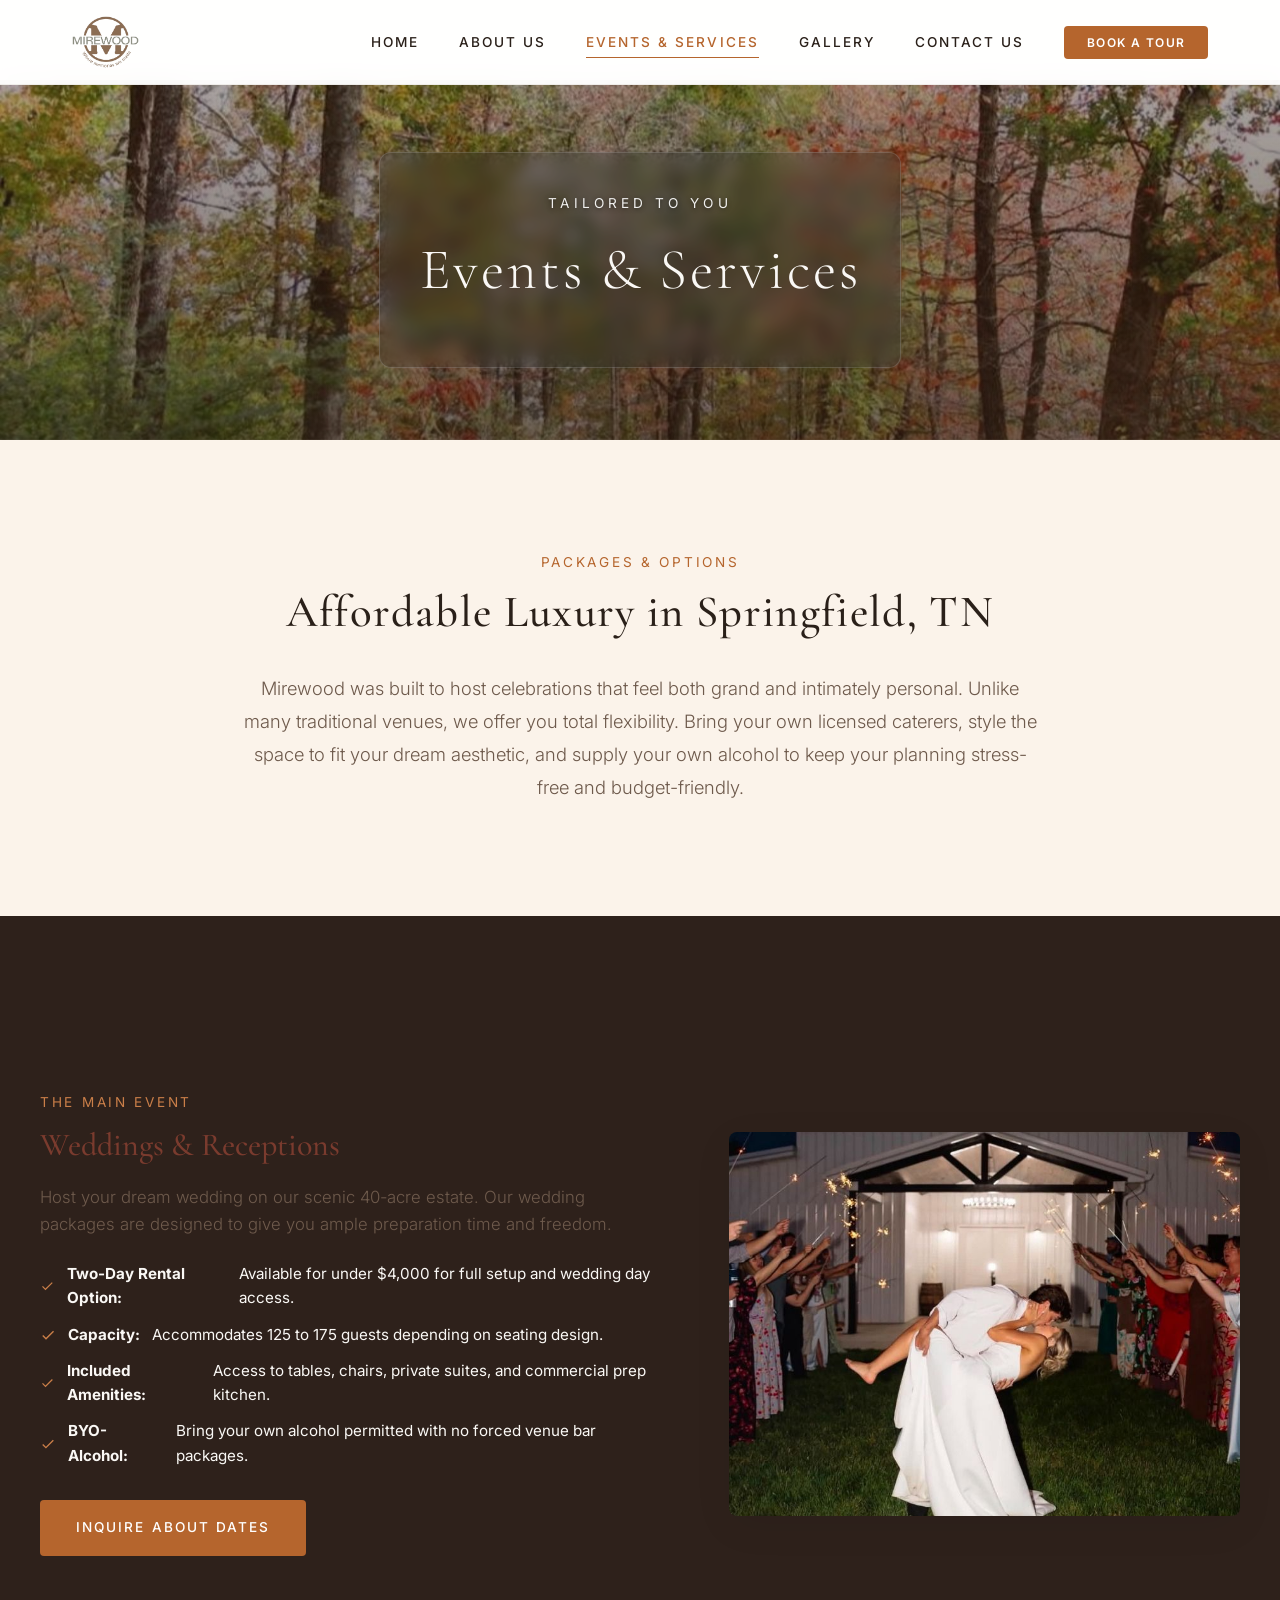
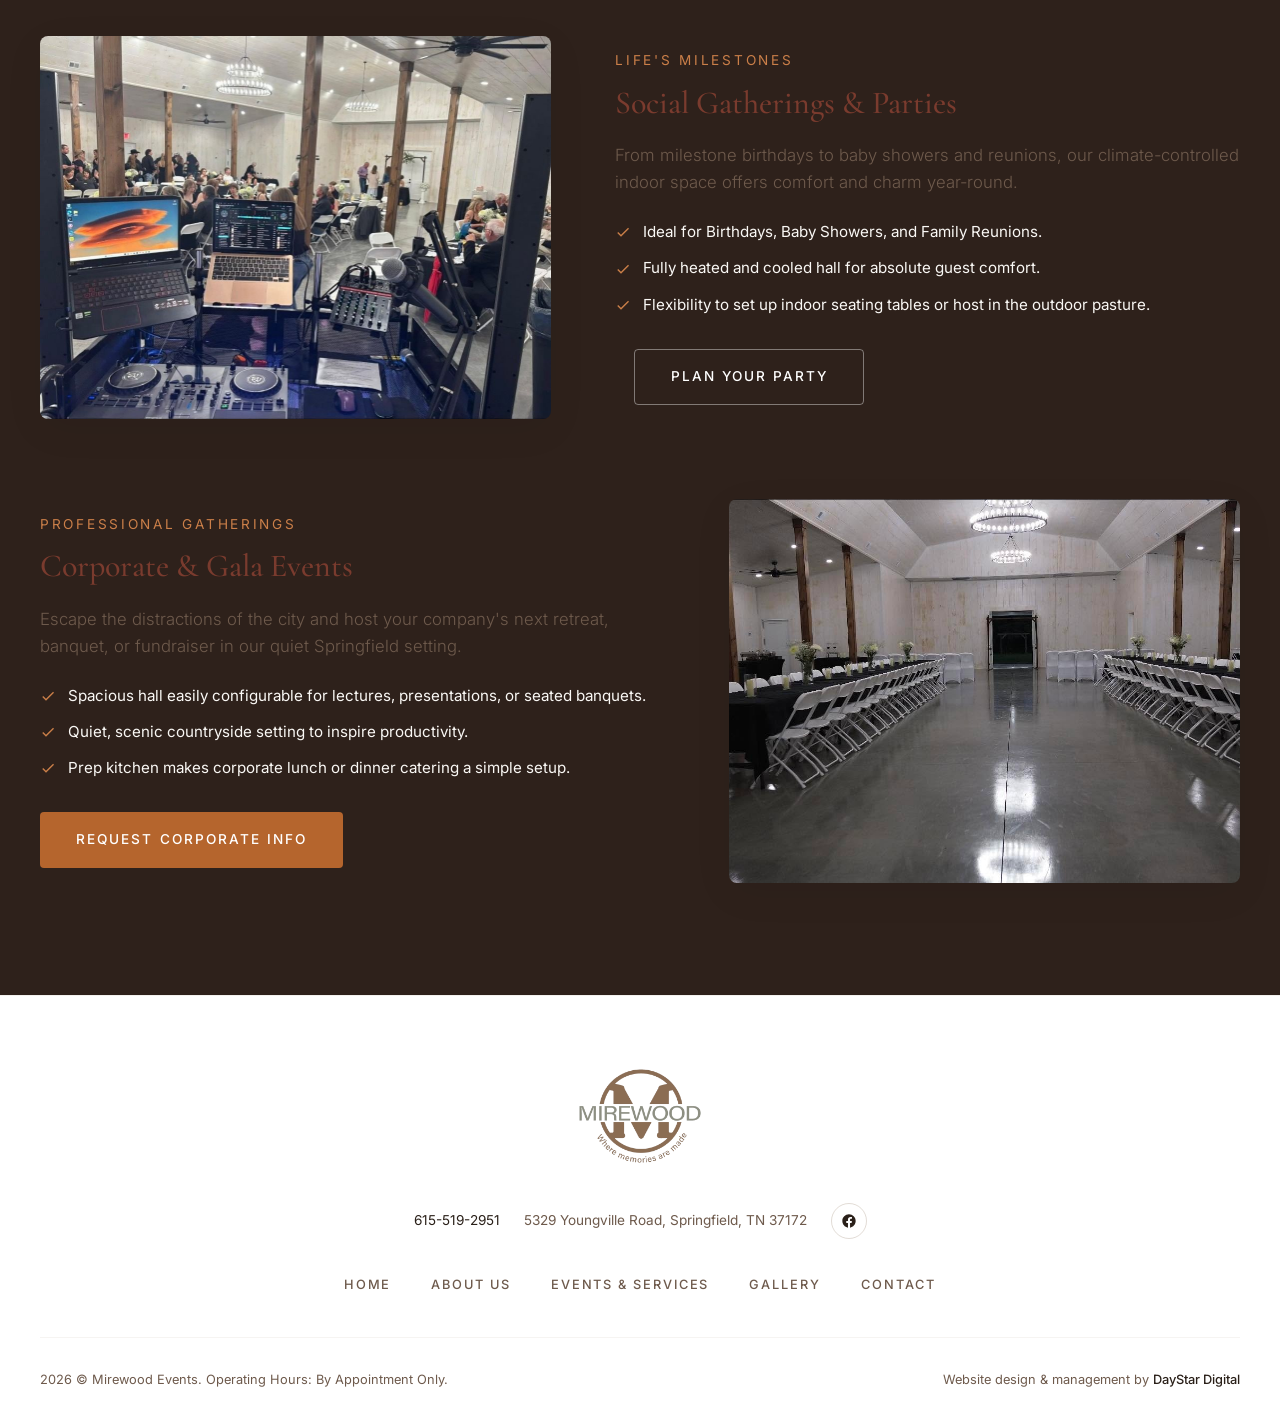
<file: events-services.html>
<!DOCTYPE html>
<html lang="en">
<head>
  <meta charset="UTF-8">
  <meta name="viewport" content="width=device-width, initial-scale=1.0">
  <meta name="description" content="Discover event services at Mirewood. Learn about our two-day wedding rentals, social gathering packages, corporate dinners, amenities, and pricing details.">
  <title>Events & Services | Mirewood Wedding Venue, Springfield TN</title>
  <link rel="canonical" href="https://themirewood.com/events-services">
  <link rel="icon" type="image/png" href="/assets/logo.png">
  <link rel="apple-touch-icon" href="/assets/logo.png">

  <meta property="og:type" content="website">
  <meta property="og:site_name" content="Mirewood">
  <meta property="og:url" content="https://themirewood.com/events-services">
  <meta property="og:title" content="Events & Services | Mirewood Wedding Venue">
  <meta property="og:description" content="Discover event services at Mirewood: two-day wedding rentals, social gathering packages, corporate dinners, amenities, and pricing details.">
  <meta property="og:image" content="https://themirewood.com/assets/wedding_dip_sparklers.jpg">
  <meta name="twitter:card" content="summary_large_image">
  <meta name="twitter:title" content="Events & Services | Mirewood Wedding Venue">
  <meta name="twitter:description" content="Two-day wedding rentals, social gathering packages, and corporate event options at Mirewood in Springfield, TN.">
  <meta name="twitter:image" content="https://themirewood.com/assets/wedding_dip_sparklers.jpg">

  <script type="application/ld+json">
  {
    "@context": "https://schema.org",
    "@type": ["LocalBusiness", "EventVenue"],
    "@id": "https://themirewood.com/#business",
    "name": "Mirewood",
    "description": "Mirewood is an elegant, modern-rustic wedding and event venue on 40 acres in Springfield, Middle Tennessee, 30 minutes from Nashville. Hosts weddings, social gatherings, and corporate events for 125-175 guests.",
    "url": "https://themirewood.com/",
    "telephone": "+16155192951",
    "email": "Tracihp12@icloud.com",
    "image": "https://themirewood.com/assets/mirewood_venue.jpg",
    "priceRange": "$$",
    "address": {
      "@type": "PostalAddress",
      "streetAddress": "5329 Youngville Road",
      "addressLocality": "Springfield",
      "addressRegion": "TN",
      "postalCode": "37172",
      "addressCountry": "US"
    },
    "areaServed": ["Springfield TN", "Robertson County TN", "Nashville TN", "Middle Tennessee"],
    "sameAs": ["https://www.facebook.com/profile.php?id=61573209726147"]
  }
  </script>

  <link rel="stylesheet" href="styles.css">
  <!-- Season is set in season-config.js (edit that file to change it for all visitors) -->
  <script src="season-config.js"></script>
  <script>
    (function () {
      var season = window.MIREWOOD_SEASON;
      if (!season) {
        var month = new Date().getMonth() + 1;
        season = (month >= 3 && month <= 5) ? 'spring'
          : (month >= 6 && month <= 8) ? 'summer'
          : (month >= 9 && month <= 11) ? 'fall'
          : 'winter';
      }
      document.documentElement.setAttribute('data-season', season);
    })();
  </script>
</head>
<body>

  <!-- Header & Navigation -->
  <nav class="navbar" aria-label="Main Navigation">
    <div class="navbar__container">
      <a href="/" class="navbar__logo" aria-label="Mirewood Homepage">
        <img src="assets/logo.png" alt="Mirewood — Where memories are made" class="navbar__logo-img" width="900" height="700">
      </a>

      <button class="navbar__toggle" aria-label="Toggle Navigation Menu" aria-expanded="false" aria-controls="nav-menu">
        <span class="navbar__toggle-bar"></span>
        <span class="navbar__toggle-bar"></span>
        <span class="navbar__toggle-bar"></span>
      </button>

      <ul class="navbar__menu" id="nav-menu">
        <li><a href="/" class="navbar__link">Home</a></li>
        <li><a href="/#about" class="navbar__link">About Us</a></li>
        <li><a href="/events-services" class="navbar__link navbar__link--active">Events & Services</a></li>
        <li><a href="/gallery" class="navbar__link">Gallery</a></li>
        <li><a href="/#contact" class="navbar__link">Contact Us</a></li>
        <li><a href="/#contact" class="navbar__cta">Book a Tour</a></li>
      </ul>
    </div>
  </nav>

  <!-- Main Content Anchor -->
  <main id="main-content" class="main--offset">

    <!-- Subpage Hero -->
    <header class="hero subpage-hero" style="height: 40vh; min-height: 300px;">
      <div class="hero__bg">
        <img src="assets/mirewood_fall.jpg" alt="Mirewood venue in fall, trail lined with turning autumn leaves" class="hero__bg-img" data-seasonal-hero width="1320" height="864">
        <div class="hero__bg-overlay"></div>
      </div>
      <div class="hero__content">
        <span class="hero__subtitle">Tailored To You</span>
        <h1 class="hero__title" style="font-size: clamp(2.2rem, 4.5vw, 3.8rem);">Events & Services</h1>
      </div>
    </header>

    <!-- Introductory Copy -->
    <section class="section reveal">
      <div class="section__container subpage-intro">
        <span class="section__subtitle">Packages & Options</span>
        <h2 class="section__title" style="margin-bottom: 2rem;">Affordable Luxury in Springfield, TN</h2>
        <p>
          Mirewood was built to host celebrations that feel both grand and intimately personal. Unlike many traditional venues, we offer you total flexibility. Bring your own licensed caterers, style the space to fit your dream aesthetic, and supply your own alcohol to keep your planning stress-free and budget-friendly.
        </p>
      </div>
    </section>

    <!-- Services Detailed Rows -->
    <section class="section section--dark reveal" style="background-color: var(--color-bg-dark);">
      <div class="section__container">
        <div class="services-grid">
          
          <!-- Weddings Row -->
          <div class="service-row">
            <div class="service-row__content">
              <span class="section__subtitle" style="color: var(--color-primary-light); text-align: left;">The Main Event</span>
              <h3>Weddings & Receptions</h3>
              <p>
                Host your dream wedding on our scenic 40-acre estate. Our wedding packages are designed to give you ample preparation time and freedom.
              </p>
              <ul style="list-style: none; margin-bottom: 2rem;" aria-label="Wedding package inclusions">
                <li style="display: flex; align-items: center; gap: 0.75rem; margin-bottom: 0.75rem; font-size: 0.95rem;">
                  <svg width="16" height="16" viewBox="0 0 24 24" fill="var(--color-primary-light)"><path d="M9 16.17L4.83 12l-1.42 1.41L9 19 21 7l-1.41-1.41z"/></svg>
                  <strong>Two-Day Rental Option:</strong> Available for under $4,000 for full setup and wedding day access.
                </li>
                <li style="display: flex; align-items: center; gap: 0.75rem; margin-bottom: 0.75rem; font-size: 0.95rem;">
                  <svg width="16" height="16" viewBox="0 0 24 24" fill="var(--color-primary-light)"><path d="M9 16.17L4.83 12l-1.42 1.41L9 19 21 7l-1.41-1.41z"/></svg>
                  <strong>Capacity:</strong> Accommodates 125 to 175 guests depending on seating design.
                </li>
                <li style="display: flex; align-items: center; gap: 0.75rem; margin-bottom: 0.75rem; font-size: 0.95rem;">
                  <svg width="16" height="16" viewBox="0 0 24 24" fill="var(--color-primary-light)"><path d="M9 16.17L4.83 12l-1.42 1.41L9 19 21 7l-1.41-1.41z"/></svg>
                  <strong>Included Amenities:</strong> Access to tables, chairs, private suites, and commercial prep kitchen.
                </li>
                <li style="display: flex; align-items: center; gap: 0.75rem; margin-bottom: 0.75rem; font-size: 0.95rem;">
                  <svg width="16" height="16" viewBox="0 0 24 24" fill="var(--color-primary-light)"><path d="M9 16.17L4.83 12l-1.42 1.41L9 19 21 7l-1.41-1.41z"/></svg>
                  <strong>BYO-Alcohol:</strong> Bring your own alcohol permitted with no forced venue bar packages.
                </li>
              </ul>
              <a href="/#contact" class="btn btn--primary">Inquire About Dates</a>
            </div>
            <div class="service-row__img-wrapper">
              <img src="assets/wedding_dip_sparklers.jpg" alt="Bride and groom dipping and kissing outside the white barn venue during a sparkler send-off" class="service-row__img" width="806" height="1024" loading="lazy">
            </div>
          </div>

          <!-- Social Events Row -->
          <div class="service-row">
            <div class="service-row__img-wrapper">
              <img src="assets/dj_booth_party.jpg" alt="View of a lively party in the reception hall from behind a DJ booth with controller and mixing board in the foreground" class="service-row__img" width="1024" height="770" loading="lazy">
            </div>
            <div class="service-row__content">
              <span class="section__subtitle" style="color: var(--color-primary-light); text-align: left;">Life's Milestones</span>
              <h3>Social Gatherings & Parties</h3>
              <p>
                From milestone birthdays to baby showers and reunions, our climate-controlled indoor space offers comfort and charm year-round.
              </p>
              <ul style="list-style: none; margin-bottom: 2rem;" aria-label="Social events information">
                <li style="display: flex; align-items: center; gap: 0.75rem; margin-bottom: 0.75rem; font-size: 0.95rem;">
                  <svg width="16" height="16" viewBox="0 0 24 24" fill="var(--color-primary-light)"><path d="M9 16.17L4.83 12l-1.42 1.41L9 19 21 7l-1.41-1.41z"/></svg>
                  Ideal for Birthdays, Baby Showers, and Family Reunions.
                </li>
                <li style="display: flex; align-items: center; gap: 0.75rem; margin-bottom: 0.75rem; font-size: 0.95rem;">
                  <svg width="16" height="16" viewBox="0 0 24 24" fill="var(--color-primary-light)"><path d="M9 16.17L4.83 12l-1.42 1.41L9 19 21 7l-1.41-1.41z"/></svg>
                  Fully heated and cooled hall for absolute guest comfort.
                </li>
                <li style="display: flex; align-items: center; gap: 0.75rem; margin-bottom: 0.75rem; font-size: 0.95rem;">
                  <svg width="16" height="16" viewBox="0 0 24 24" fill="var(--color-primary-light)"><path d="M9 16.17L4.83 12l-1.42 1.41L9 19 21 7l-1.41-1.41z"/></svg>
                  Flexibility to set up indoor seating tables or host in the outdoor pasture.
                </li>
              </ul>
              <a href="/#contact" class="btn btn--secondary">Plan Your Party</a>
            </div>
          </div>

          <!-- Corporate Events Row -->
          <div class="service-row">
            <div class="service-row__content">
              <span class="section__subtitle" style="color: var(--color-primary-light); text-align: left;">Professional Gatherings</span>
              <h3>Corporate & Gala Events</h3>
              <p>
                Escape the distractions of the city and host your company's next retreat, banquet, or fundraiser in our quiet Springfield setting.
              </p>
              <ul style="list-style: none; margin-bottom: 2rem;" aria-label="Corporate event details">
                <li style="display: flex; align-items: center; gap: 0.75rem; margin-bottom: 0.75rem; font-size: 0.95rem;">
                  <svg width="16" height="16" viewBox="0 0 24 24" fill="var(--color-primary-light)"><path d="M9 16.17L4.83 12l-1.42 1.41L9 19 21 7l-1.41-1.41z"/></svg>
                  Spacious hall easily configurable for lectures, presentations, or seated banquets.
                </li>
                <li style="display: flex; align-items: center; gap: 0.75rem; margin-bottom: 0.75rem; font-size: 0.95rem;">
                  <svg width="16" height="16" viewBox="0 0 24 24" fill="var(--color-primary-light)"><path d="M9 16.17L4.83 12l-1.42 1.41L9 19 21 7l-1.41-1.41z"/></svg>
                  Quiet, scenic countryside setting to inspire productivity.
                </li>
                <li style="display: flex; align-items: center; gap: 0.75rem; margin-bottom: 0.75rem; font-size: 0.95rem;">
                  <svg width="16" height="16" viewBox="0 0 24 24" fill="var(--color-primary-light)"><path d="M9 16.17L4.83 12l-1.42 1.41L9 19 21 7l-1.41-1.41z"/></svg>
                  Prep kitchen makes corporate lunch or dinner catering a simple setup.
                </li>
              </ul>
              <a href="/#contact" class="btn btn--primary">Request Corporate Info</a>
            </div>
            <div class="service-row__img-wrapper">
              <img src="assets/banquet_hall.jpg" alt="Banquet hall set up with long tables and chandeliers for a corporate or gala event" class="service-row__img" width="1290" height="723" loading="lazy">
            </div>
          </div>

        </div>
      </div>
    </section>

  </main>

  <!-- Footer -->
  <footer class="footer">
    <div class="footer__container">
      <img src="assets/logo.png" alt="Mirewood — Where memories are made" class="footer__logo-img" width="900" height="700" loading="lazy">

      <div class="footer__contact">
        <a href="tel:6155192951">615-519-2951</a>
        <span>5329 Youngville Road, Springfield, TN 37172</span>
        <a href="https://www.facebook.com/profile.php?id=61573209726147" target="_blank" rel="noopener" aria-label="Mirewood on Facebook" class="footer__social">
          <svg width="16" height="16" viewBox="0 0 24 24" fill="currentColor"><path d="M22 12.06C22 6.53 17.52 2 12 2S2 6.53 2 12.06c0 5 3.66 9.13 8.44 9.94v-7.03H7.9v-2.91h2.54V9.85c0-2.5 1.49-3.89 3.78-3.89 1.09 0 2.24.2 2.24.2v2.46h-1.26c-1.24 0-1.63.77-1.63 1.56v1.88h2.78l-.44 2.91h-2.34V22c4.78-.81 8.44-4.94 8.44-9.94z"/></svg>
        </a>
      </div>

      <ul class="footer__nav" aria-label="Footer Navigation">
        <li><a href="/" class="footer__nav-link">Home</a></li>
        <li><a href="/#about" class="footer__nav-link">About Us</a></li>
        <li><a href="/events-services" class="footer__nav-link">Events & Services</a></li>
        <li><a href="/gallery" class="footer__nav-link">Gallery</a></li>
        <li><a href="/#contact" class="footer__nav-link">Contact</a></li>
      </ul>

      <div class="footer__copyright">
        <span>2026 © Mirewood Events. Operating Hours: By Appointment Only.</span>
        <span class="footer__credit">Website design &amp; management by <a href="https://daystardigital.co" target="_blank" rel="noopener">DayStar Digital</a></span>
      </div>
    </div>
  </footer>

  <!-- Mobile Sticky Call/Book Bar -->
  <div class="mobile-cta-bar" aria-label="Quick contact actions">
    <a href="tel:6155192951" class="mobile-cta-bar__btn mobile-cta-bar__btn--call">
      <svg width="16" height="16" viewBox="0 0 24 24" fill="none" stroke="currentColor" stroke-width="1.8" stroke-linecap="round" stroke-linejoin="round" aria-hidden="true"><path d="M4 5c0-1 1-2 2-2h2l2 5-2 2c1 3 3 5 6 6l2-2 5 2v2c0 1-1 2-2 2C10 20 4 14 4 5Z"/></svg>
      Call Now
    </a>
    <a href="/#contact" class="mobile-cta-bar__btn mobile-cta-bar__btn--primary">
      <svg width="16" height="16" viewBox="0 0 24 24" fill="none" stroke="currentColor" stroke-width="1.8" stroke-linecap="round" stroke-linejoin="round" aria-hidden="true"><rect x="3" y="5" width="18" height="16" rx="2"/><line x1="16" y1="3" x2="16" y2="7"/><line x1="8" y1="3" x2="8" y2="7"/><line x1="3" y1="10" x2="21" y2="10"/></svg>
      Book a Tour
    </a>
  </div>

  <script src="script.js"></script>
</body>
</html>
</file>
<file: styles.css>
@import url('https://fonts.googleapis.com/css2?family=Cormorant+Garamond:ital,wght@0,300;0,400;0,500;0,600;0,700;1,400&family=Inter:wght@300;400;500;600;700&display=swap');

:root {
  /* Color Palette */
  --color-primary: #8C765C;       /* Champagne Gold / Warm Taupe */
  --color-primary-light: #A8937C;
  --color-primary-dark: #6C5A46;
  --color-bg-light: #FAF8F5;      /* Alabaster cream */
  --color-bg-dark: #2A2E2C;       /* Soft slate charcoal */
  --color-bg-darker: #1F2220;
  --color-text-dark: #222523;
  --color-text-light: #FAF8F5;
  --color-text-muted: #626864;
  --color-accent: #3E4E42;       /* Sage Green */
  --color-accent-light: #526657;
  --color-white: #FFFFFF;
  --overlay-rgb: 45, 30, 20;      /* Default (fall) hero overlay tint */

  /* Typography */
  --font-serif: 'Cormorant Garamond', serif;
  --font-sans: 'Inter', sans-serif;

  /* UI Tokens */
  --max-width: 1200px;
  --transition-smooth: all 0.35s cubic-bezier(0.25, 0.8, 0.25, 1);
  --shadow-soft: 0 4px 30px rgba(0, 0, 0, 0.03);
  --shadow-medium: 0 10px 40px rgba(0, 0, 0, 0.06);
  --border-radius: 8px;
}

/* ==========================================================================
   Seasonal Themes
   The <html> element gets a data-season attribute (set inline in <head>
   before first paint, and updatable live via the season switcher widget).
   Each block reskins the same variable set used throughout the site, so no
   other CSS needs to change when the season changes.
   ========================================================================== */

/* Spring — dusty rose & fresh sage, matches the lush green ceremony photos */
[data-season="spring"] {
  --color-primary: #A98470;
  --color-primary-light: #C29E89;
  --color-primary-dark: #82604F;
  --color-bg-light: #FBF7F1;
  --color-bg-dark: #263326;
  --color-bg-darker: #1B241B;
  --color-text-dark: #24291F;
  --color-text-muted: #5F6B58;
  --color-accent: #6E8F5C;
  --color-accent-light: #8AAE76;
  --overlay-rgb: 26, 33, 24;
}

/* Summer — sunflower gold & sky blue, matches the bright open-field photo */
[data-season="summer"] {
  --color-primary: #C9A227;
  --color-primary-light: #DDBB55;
  --color-primary-dark: #9E7E1C;
  --color-bg-light: #FFFCF3;
  --color-bg-dark: #24302E;
  --color-bg-darker: #19221F;
  --color-text-dark: #262622;
  --color-text-muted: #6B6A54;
  --color-accent: #3E7CA6;
  --color-accent-light: #5D97BE;
  --overlay-rgb: 30, 38, 36;
}

/* Fall — burnt rust & deep burgundy, matches the turning-leaves trail photo */
[data-season="fall"] {
  --color-primary: #B5652D;
  --color-primary-light: #CB7F49;
  --color-primary-dark: #8A4A1E;
  --color-bg-light: #FBF3EA;
  --color-bg-dark: #2E211B;
  --color-bg-darker: #221812;
  --color-text-dark: #2A2019;
  --color-text-muted: #6E5A4C;
  --color-accent: #7A3B2E;
  --color-accent-light: #945343;
  --overlay-rgb: 45, 30, 20;
}

/* Winter — slate blue-grey & deep navy, matches the snow-covered trail photo */
[data-season="winter"] {
  --color-primary: #7C8B99;
  --color-primary-light: #9DAAB5;
  --color-primary-dark: #5C6B78;
  --color-bg-light: #F7F9FA;
  --color-bg-dark: #1E2730;
  --color-bg-darker: #141B22;
  --color-text-dark: #1F262B;
  --color-text-muted: #5C6870;
  --color-accent: #2F4858;
  --color-accent-light: #4C6B7D;
  --overlay-rgb: 24, 32, 38;
}

/* Base resets */
* {
  box-sizing: border-box;
  margin: 0;
  padding: 0;
}

html {
  scroll-behavior: smooth;
}

body {
  font-family: var(--font-sans);
  background-color: var(--color-bg-light);
  color: var(--color-text-dark);
  line-height: 1.6;
  -webkit-font-smoothing: antialiased;
}

/* Typography styles */
h1, h2, h3, h4 {
  font-family: var(--font-serif);
  font-weight: 500;
  line-height: 1.2;
}

p {
  font-size: 1rem;
  font-weight: 300;
  color: var(--color-text-muted);
}

/* Navigation Bar */
.navbar {
  position: fixed;
  top: 0;
  left: 0;
  width: 100%;
  z-index: 999;
  background-color: rgba(255, 255, 255, 0.95);
  backdrop-filter: blur(10px);
  border-bottom: 1px solid rgba(140, 118, 92, 0.1);
  transition: var(--transition-smooth);
}

.navbar--scrolled {
  box-shadow: var(--shadow-soft);
  padding: 0.5rem 0;
}

.navbar__container {
  display: flex;
  justify-content: space-between;
  align-items: center;
  max-width: var(--max-width);
  margin: 0 auto;
  padding: 1rem 2rem;
}

/* Pushes subpage content below the fixed navbar; kept in sync with the
   navbar's actual height at each breakpoint (see mobile override below) */
.main--offset {
  margin-top: 80px;
}

.navbar__logo {
  display: flex;
  align-items: center;
  text-decoration: none;
}

.navbar__logo-img {
  height: 52px;
  width: auto;
}

.navbar__menu {
  display: flex;
  list-style: none;
  gap: 2.5rem;
  align-items: center;
}

.navbar__link {
  text-decoration: none;
  color: var(--color-text-dark);
  font-size: 0.85rem;
  font-weight: 500;
  letter-spacing: 0.15em;
  text-transform: uppercase;
  position: relative;
  padding: 0.5rem 0;
  transition: var(--transition-smooth);
}

.navbar__link::after {
  content: '';
  position: absolute;
  bottom: 0;
  left: 0;
  width: 0;
  height: 1px;
  background-color: var(--color-primary);
  transition: var(--transition-smooth);
}

.navbar__link:hover {
  color: var(--color-primary);
}

.navbar__link:hover::after,
.navbar__link--active::after {
  width: 100%;
}

.navbar__link--active {
  color: var(--color-primary);
}

/* Hamburger toggle for mobile */
.navbar__toggle {
  display: none;
  background: none;
  border: none;
  cursor: pointer;
  padding: 0.5rem;
  z-index: 1000;
}

.navbar__toggle-bar {
  display: block;
  width: 24px;
  height: 2px;
  background-color: var(--color-text-dark);
  margin: 5px 0;
  transition: var(--transition-smooth);
}

/* Widescreen Hero Section */
.hero {
  position: relative;
  height: 100vh;
  min-height: 700px;
  display: flex;
  align-items: center;
  justify-content: center;
  text-align: center;
  color: var(--color-text-light);
  overflow: hidden;
  margin-top: 0;
}

.hero__bg {
  position: absolute;
  top: 0;
  left: 0;
  width: 100%;
  height: 100%;
  z-index: 1;
}

.hero__bg-img {
  width: 100%;
  height: 100%;
  object-fit: cover;
  transform: scale(1.05);
  animation: zoom-in 12s ease-out forwards;
}

.hero__bg-overlay {
  position: absolute;
  top: 0;
  left: 0;
  width: 100%;
  height: 100%;
  background: linear-gradient(
    to bottom,
    rgba(var(--overlay-rgb), 0.4) 0%,
    rgba(var(--overlay-rgb), 0.65) 100%
  );
  transition: background 0.6s ease;
  z-index: 2;
}

.hero__content {
  position: relative;
  z-index: 3;
  max-width: 800px;
  padding: 2.5rem;
  background: rgba(42, 46, 44, 0.25);
  backdrop-filter: blur(8px);
  border: 1px solid rgba(255, 255, 255, 0.15);
  border-radius: 12px;
  animation: fade-in-up 1.2s cubic-bezier(0.25, 0.8, 0.25, 1) forwards;
}

/* Homepage hero — editorial treatment: type sits directly on the photograph,
   left-aligned and anchored low, instead of a centered frosted card */
.hero--editorial {
  justify-content: flex-start;
  align-items: flex-end;
  text-align: left;
  padding: 0 6vw 8vh;
}

.hero--editorial .hero__content {
  max-width: 620px;
  padding: 0;
  background: none;
  backdrop-filter: none;
  border: none;
  border-radius: 0;
}

.hero--editorial .hero__text {
  margin: 0 0 2rem 0;
}

.hero--editorial .hero__actions {
  text-align: left;
}

/* The editorial hero has no glass backdrop behind its text, so give the
   title and body copy the same shadow insurance the eyebrow line has */
.hero--editorial .hero__title,
.hero--editorial .hero__text {
  text-shadow: 0 1px 6px rgba(0, 0, 0, 0.45);
}

.hero__subtitle {
  font-family: var(--font-sans);
  text-transform: uppercase;
  letter-spacing: 0.3em;
  font-size: 0.85rem;
  color: rgba(255, 255, 255, 0.92);
  text-shadow: 0 1px 4px rgba(0, 0, 0, 0.55);
  margin-bottom: 1.5rem;
  display: block;
}

.hero__title {
  font-size: clamp(2.5rem, 5.5vw, 4.8rem);
  line-height: 1.1;
  margin-bottom: 1.5rem;
  letter-spacing: 0.05em;
  font-weight: 300;
}

.hero__title span {
  font-family: var(--font-serif);
  font-style: italic;
  font-weight: 400;
  color: var(--color-primary-light);
}

.hero__text {
  font-size: 1.1rem;
  color: rgba(255, 255, 255, 0.85);
  max-width: 600px;
  margin: 0 auto 2.5rem auto;
  font-weight: 300;
}

/* Premium Buttons */
.btn {
  display: inline-block;
  padding: 1rem 2.2rem;
  font-family: var(--font-sans);
  font-weight: 500;
  font-size: 0.85rem;
  letter-spacing: 0.15em;
  text-decoration: none;
  text-transform: uppercase;
  border-radius: 4px;
  transition: var(--transition-smooth);
  cursor: pointer;
  border: 1px solid transparent;
}

.btn--primary {
  background-color: var(--color-primary);
  color: var(--color-white);
}

.btn--primary:hover {
  background-color: var(--color-primary-light);
  transform: translateY(-3px);
  box-shadow: 0 8px 25px rgba(140, 118, 92, 0.35);
}

.btn--secondary {
  background-color: transparent;
  color: var(--color-white);
  border-color: rgba(255, 255, 255, 0.4);
  margin-left: 1.2rem;
}

.btn--secondary:hover {
  background-color: rgba(255, 255, 255, 0.08);
  border-color: var(--color-white);
  transform: translateY(-3px);
}

/* Sections Base */
.section {
  padding: 7rem 2rem;
  position: relative;
  overflow: hidden;
}

.section--dark {
  background-color: var(--color-bg-dark);
  color: var(--color-text-light);
}

.section__container {
  max-width: var(--max-width);
  margin: 0 auto;
}

.section__header {
  text-align: center;
  max-width: 700px;
  margin: 0 auto 4.5rem auto;
}

.section__subtitle {
  font-size: 0.85rem;
  text-transform: uppercase;
  letter-spacing: 0.2em;
  color: var(--color-primary);
  margin-bottom: 0.75rem;
  display: block;
}

.section__title {
  font-size: clamp(2rem, 3.5vw, 3rem);
  color: inherit;
  margin-bottom: 1.25rem;
  letter-spacing: 0.03em;
}

.section__divider {
  width: 60px;
  height: 2px;
  background-color: var(--color-primary);
  margin: 1.5rem auto 0 auto;
}

/* Why Choose Mirewood (Intro Section) */
.intro__grid {
  display: grid;
  grid-template-columns: minmax(0, 1fr);
  gap: 4rem;
  align-items: center;
}

.intro__content {
  text-align: center;
  max-width: 800px;
  margin: 0 auto;
}

.intro__text {
  font-family: var(--font-serif);
  font-size: 1.5rem;
  line-height: 1.6;
  color: var(--color-text-dark);
  font-style: italic;
  font-weight: 300;
  margin-bottom: 3.5rem;
}

/* Portrait Gallery Cards */
.intro__gallery {
  display: grid;
  grid-template-columns: repeat(3, 1fr);
  gap: 2rem;
}

.gallery-card {
  position: relative;
  border-radius: var(--border-radius);
  overflow: hidden;
  box-shadow: var(--shadow-soft);
  transition: var(--transition-smooth);
  aspect-ratio: 2 / 3;
}

.gallery-card__img {
  width: 100%;
  height: 100%;
  object-fit: cover;
  transition: var(--transition-smooth);
}

.gallery-card__overlay {
  position: absolute;
  inset: 0;
  background: linear-gradient(to top, rgba(34, 37, 35, 0.7) 0%, rgba(34, 37, 35, 0) 60%);
  opacity: 0;
  transition: var(--transition-smooth);
  display: flex;
  align-items: flex-end;
  padding: 1.5rem;
}

.gallery-card__title {
  color: var(--color-white);
  font-size: 1.25rem;
  font-family: var(--font-serif);
}

.gallery-card:hover {
  transform: translateY(-8px);
  box-shadow: var(--shadow-medium);
}

.gallery-card:hover .gallery-card__img {
  transform: scale(1.08);
}

.gallery-card:hover .gallery-card__overlay {
  opacity: 1;
}

/* Services Split Layout */
.services__split {
  display: grid;
  grid-template-columns: 1fr 1fr;
  gap: 0;
  background-color: var(--color-white);
  border-radius: var(--border-radius);
  overflow: hidden;
  box-shadow: var(--shadow-soft);
}

.services__img-container {
  position: relative;
  min-height: 450px;
}

.services__img {
  width: 100%;
  height: 100%;
  object-fit: cover;
  position: absolute;
  top: 0;
  left: 0;
}

.services__content {
  padding: 4.5rem;
  display: flex;
  flex-direction: column;
  justify-content: center;
  background-color: var(--color-bg-dark);
  color: var(--color-text-light);
}

.services__list {
  list-style: none;
  margin-top: 1.5rem;
  display: grid;
  grid-template-columns: repeat(2, 1fr);
  gap: 1rem 2rem;
}

.services__item {
  font-family: var(--font-serif);
  font-size: 1.2rem;
  display: flex;
  align-items: baseline;
  gap: 0.85rem;
  color: rgba(255, 255, 255, 0.9);
}

.services__item::before {
  content: '';
  width: 14px;
  height: 1px;
  background-color: var(--color-primary-light);
  flex-shrink: 0;
  transform: translateY(-0.35em);
}

/* About Us Section styling */
.about__grid {
  display: grid;
  grid-template-columns: 1.2fr 0.8fr;
  gap: 4rem;
  align-items: center;
}

.about__text-block h3 {
  font-size: 1.8rem;
  color: var(--color-primary-dark);
  margin-bottom: 1.5rem;
}

.about__p {
  margin-bottom: 1.5rem;
  font-size: 1.05rem;
  line-height: 1.7;
}

.about__bullets {
  list-style: none;
  margin-top: 2rem;
  display: grid;
  grid-template-columns: 1fr 1fr;
  gap: 1.25rem;
}

.about__bullet-item {
  display: flex;
  align-items: center;
  gap: 0.75rem;
  font-size: 0.95rem;
  font-weight: 400;
  color: var(--color-text-dark);
}

.about__bullet-item svg {
  fill: var(--color-primary);
  flex-shrink: 0;
}

/* Venue Features Cards Grid */
.features__grid {
  display: grid;
  grid-template-columns: repeat(2, 1fr);
  gap: 2.5rem;
}

.feature-card {
  background-color: var(--color-white);
  padding: 3rem;
  border-radius: var(--border-radius);
  box-shadow: var(--shadow-soft);
  border-top: 3px solid var(--color-primary);
  transition: var(--transition-smooth);
}

.feature-card__icon {
  margin-bottom: 1.5rem;
  display: inline-block;
  background-color: rgba(140, 118, 92, 0.1);
  padding: 1rem;
  border-radius: 50%;
}

.feature-card__icon svg {
  color: var(--color-primary);
  display: block;
}

.feature-card__title {
  font-size: 1.5rem;
  margin-bottom: 1rem;
  color: var(--color-text-dark);
}

.feature-card__desc {
  font-size: 0.95rem;
  color: var(--color-text-muted);
}

.feature-card:hover {
  transform: translateY(-5px);
  box-shadow: var(--shadow-medium);
}

/* Team Section cards */
.team__grid {
  display: grid;
  grid-template-columns: repeat(3, 1fr);
  gap: 2.5rem;
}

.team-card {
  background-color: var(--color-white);
  border-radius: var(--border-radius);
  overflow: hidden;
  box-shadow: var(--shadow-soft);
  transition: var(--transition-smooth);
  text-align: center;
}

.team-card__img-wrapper {
  overflow: hidden;
  aspect-ratio: 1 / 1;
}

.team-card__img {
  width: 100%;
  height: 100%;
  object-fit: cover;
  transition: var(--transition-smooth);
}

.team-card__info {
  padding: 2rem;
  border-top: 1px solid rgba(140, 118, 92, 0.1);
}

.team-card__name {
  font-size: 1.4rem;
  margin-bottom: 0.25rem;
  color: var(--color-text-dark);
}

.team-card__role {
  font-family: var(--font-sans);
  text-transform: uppercase;
  font-size: 0.75rem;
  letter-spacing: 0.15em;
  color: var(--color-primary);
  font-weight: 600;
}

.team-card:hover {
  transform: translateY(-8px);
  box-shadow: var(--shadow-medium);
}

.team-card:hover .team-card__img {
  transform: scale(1.05);
}

/* Let's Chat Section & Form styling */
.chat__layout {
  display: grid;
  grid-template-columns: 0.8fr 1.2fr;
  gap: 4rem;
  align-items: start;
}

.chat__info-title {
  font-size: 2.2rem;
  margin-bottom: 1.5rem;
}

.chat__info-text {
  font-size: 1.05rem;
  margin-bottom: 2.5rem;
  color: rgba(255, 255, 255, 0.8);
}

.chat__details {
  list-style: none;
}

.chat__detail-item {
  display: flex;
  align-items: center;
  gap: 1.25rem;
  margin-bottom: 1.5rem;
  font-size: 1rem;
}

.chat__detail-item a {
  color: var(--color-primary-light);
  text-decoration: none;
  transition: var(--transition-smooth);
}

.chat__detail-item a:hover {
  color: var(--color-white);
  text-decoration: underline;
}

.chat__detail-icon {
  background-color: rgba(255, 255, 255, 0.08);
  padding: 0.75rem;
  border-radius: 50%;
  display: flex;
  align-items: center;
  justify-content: center;
}

.chat__detail-icon svg {
  fill: var(--color-primary-light);
}

.chat__form {
  background-color: var(--color-bg-darker);
  padding: 3.5rem;
  border-radius: var(--border-radius);
  box-shadow: var(--shadow-medium);
  border: 1px solid rgba(255, 255, 255, 0.05);
}

.form-row {
  display: grid;
  grid-template-columns: 1fr 1fr;
  gap: 2rem;
  margin-bottom: 1.75rem;
}

.form-group {
  display: flex;
  flex-direction: column;
  margin-bottom: 1.75rem;
}

.form-group--full {
  margin-bottom: 2rem;
}

.form-label {
  font-family: var(--font-sans);
  font-size: 0.75rem;
  text-transform: uppercase;
  letter-spacing: 0.15em;
  color: rgba(255, 255, 255, 0.7);
  margin-bottom: 0.5rem;
  font-weight: 500;
}

.form-input {
  background-color: rgba(255, 255, 255, 0.03);
  border: 1px solid rgba(255, 255, 255, 0.15);
  color: var(--color-white);
  padding: 0.9rem 1.2rem;
  font-family: var(--font-sans);
  font-size: 0.95rem;
  border-radius: 4px;
  transition: var(--transition-smooth);
}

.form-input::placeholder {
  color: rgba(255, 255, 255, 0.3);
}

.form-input:focus {
  border-color: var(--color-primary);
  background-color: rgba(255, 255, 255, 0.06);
  box-shadow: 0 0 0 3px rgba(140, 118, 92, 0.25);
  outline: none;
}

textarea.form-input {
  min-height: 120px;
  resize: vertical;
}

/* Call to Action Section (Generic Footer CTA) */
.cta-banner {
  background: linear-gradient(rgba(34, 37, 35, 0.8), rgba(34, 37, 35, 0.8)), url('assets/reception_hall_new.jpg');
  background-size: cover;
  background-position: center;
  background-attachment: fixed;
  color: var(--color-white);
  text-align: center;
  padding: 6rem 2rem;
}

.cta-banner__title {
  font-size: 2.2rem;
  margin-bottom: 1.25rem;
}

.cta-banner__text {
  font-size: 1.05rem;
  max-width: 600px;
  margin: 0 auto 2.5rem auto;
  color: rgba(255, 255, 255, 0.85);
}

/* Footer styling */
.footer {
  background-color: var(--color-white);
  color: var(--color-text-dark);
  padding: 4.5rem 2rem 2rem 2rem;
  border-top: 1px solid rgba(140, 118, 92, 0.1);
  text-align: center;
}

.footer__logo-img {
  height: 96px;
  width: auto;
  margin-bottom: 2rem;
}

.footer__contact {
  display: flex;
  justify-content: center;
  align-items: center;
  flex-wrap: wrap;
  gap: 0.5rem 1.5rem;
  font-size: 0.85rem;
  color: var(--color-text-muted);
  margin-bottom: 2rem;
}

.footer__contact a {
  color: var(--color-text-dark);
  text-decoration: none;
  transition: var(--transition-smooth);
}

.footer__contact a:hover {
  color: var(--color-primary);
}

.footer__social {
  display: inline-flex;
  align-items: center;
  justify-content: center;
  width: 36px;
  height: 36px;
  border-radius: 50%;
  border: 1px solid rgba(140, 118, 92, 0.25);
  color: var(--color-text-dark);
  transition: var(--transition-smooth);
}

.footer__social:hover {
  color: var(--color-white);
  background-color: var(--color-primary);
  border-color: var(--color-primary);
}

.footer__nav {
  display: flex;
  justify-content: center;
  list-style: none;
  gap: 2.5rem;
  margin-bottom: 2.5rem;
}

.footer__nav-link {
  text-decoration: none;
  color: var(--color-text-muted);
  font-size: 0.8rem;
  font-weight: 500;
  letter-spacing: 0.15em;
  text-transform: uppercase;
  transition: var(--transition-smooth);
}

.footer__nav-link:hover {
  color: var(--color-primary);
}

.footer__copyright {
  font-size: 0.8rem;
  color: var(--color-text-muted);
  border-top: 1px solid rgba(140, 118, 92, 0.08);
  padding-top: 2rem;
  display: flex;
  justify-content: space-between;
  max-width: var(--max-width);
  margin: 0 auto;
}

.footer__credit a {
  color: var(--color-text-dark);
  text-decoration: none;
  font-weight: 500;
  transition: var(--transition-smooth);
}

.footer__credit a:hover {
  color: var(--color-primary);
}

/* Events-Services Subpage */
.subpage-hero {
  height: 45vh;
  min-height: 350px;
}

.subpage-intro {
  max-width: 800px;
  margin: 0 auto;
  text-align: center;
}

.subpage-intro p {
  font-size: 1.15rem;
  line-height: 1.8;
}

.services-grid {
  display: grid;
  grid-template-columns: minmax(0, 1fr);
  gap: 5rem;
  margin-top: 4rem;
}

.service-row {
  display: grid;
  grid-template-columns: 1.1fr 0.9fr;
  gap: 4rem;
  align-items: center;
}

.service-row:nth-child(even) {
  grid-template-columns: 0.9fr 1.1fr;
}

.service-row:nth-child(even) .service-row__content {
  grid-column: 2;
}

.service-row:nth-child(even) .service-row__img-wrapper {
  grid-column: 1;
  grid-row: 1;
}

.service-row__content h3 {
  font-size: 2rem;
  margin-bottom: 1.25rem;
  color: var(--color-accent);
}

.service-row__content p {
  margin-bottom: 1.5rem;
  font-size: 1.05rem;
}

.service-row__img-wrapper {
  border-radius: var(--border-radius);
  overflow: hidden;
  box-shadow: var(--shadow-medium);
  aspect-ratio: 4 / 3;
}

.service-row__img {
  width: 100%;
  height: 100%;
  object-fit: cover;
  transition: var(--transition-smooth);
}

.service-row__img-wrapper:hover .service-row__img {
  transform: scale(1.05);
}

/* Gallery Grid Subpage */
.gallery-grid {
  display: grid;
  grid-template-columns: repeat(3, 1fr);
  gap: 1.5rem;
}

.gallery-grid__item {
  border-radius: var(--border-radius);
  overflow: hidden;
  box-shadow: var(--shadow-soft);
  aspect-ratio: 1 / 1;
  cursor: pointer;
  position: relative;
}

.gallery-grid__item img {
  width: 100%;
  height: 100%;
  object-fit: cover;
  transition: var(--transition-smooth);
}

.gallery-grid__item:hover img {
  transform: scale(1.05);
}

/* Lightbox styles for Gallery */
.lightbox-modal {
  display: none;
  position: fixed;
  z-index: 1000;
  inset: 0;
  background-color: rgba(31, 34, 32, 0.95);
  backdrop-filter: blur(10px);
  align-items: center;
  justify-content: center;
  padding: 2rem;
}

.lightbox-modal__content {
  max-width: 90%;
  max-height: 85vh;
  position: relative;
}

.lightbox-modal__img {
  max-width: 100%;
  max-height: 85vh;
  border-radius: 4px;
  box-shadow: 0 10px 50px rgba(0, 0, 0, 0.5);
  object-fit: contain;
}

.lightbox-modal__close {
  position: absolute;
  top: -40px;
  right: 0;
  color: var(--color-white);
  font-size: 2rem;
  background: none;
  border: none;
  cursor: pointer;
  transition: var(--transition-smooth);
}

.lightbox-modal__close:hover {
  color: var(--color-primary-light);
}

/* Keyframes animations */
@keyframes zoom-in {
  from {
    transform: scale(1.05);
  }
  to {
    transform: scale(1);
  }
}

@keyframes fade-in-up {
  from {
    opacity: 0;
    transform: translateY(30px);
  }
  to {
    opacity: 1;
    transform: translateY(0);
  }
}

/* Scroll reveal helper class */
.reveal {
  opacity: 0;
  transform: translateY(40px);
  transition: opacity 0.8s ease-out, transform 0.8s ease-out;
}

.reveal--active {
  opacity: 1;
  transform: translateY(0);
}

/* Responsiveness (Mobile) */
@media (max-width: 991px) {
  .section {
    padding: 5rem 1.5rem;
  }

  .intro__gallery {
    grid-template-columns: minmax(0, 1fr);
    max-width: 450px;
    margin: 0 auto;
  }

  .services__split {
    grid-template-columns: minmax(0, 1fr);
  }

  .services__content {
    padding: 3rem 2rem;
  }

  .about__grid {
    grid-template-columns: minmax(0, 1fr);
    gap: 3rem;
  }

  .features__grid {
    grid-template-columns: minmax(0, 1fr);
  }

  .team__grid {
    grid-template-columns: minmax(0, 1fr);
    max-width: 400px;
    margin: 0 auto;
  }

  .chat__layout {
    grid-template-columns: minmax(0, 1fr);
    gap: 3rem;
  }

  .chat__form {
    padding: 2rem;
  }

  .service-row, .service-row:nth-child(even) {
    grid-template-columns: minmax(0, 1fr);
    gap: 2rem;
  }
  
  .service-row:nth-child(even) .service-row__content {
    grid-column: 2;
  }

  .service-row:nth-child(even) .service-row__img-wrapper {
    grid-column: 1;
    grid-row: 2;
  }

  .gallery-grid {
    grid-template-columns: repeat(2, 1fr);
  }
}

@media (max-width: 768px) {
  /* Smaller header on mobile — it was eating too much of the screen */
  .navbar__container {
    padding: 0.75rem 1.25rem;
  }

  .navbar__logo-img {
    height: 40px;
  }

  .main--offset {
    margin-top: 64px;
  }

  .navbar__menu {
    position: fixed;
    top: 64px;
    left: -100%;
    width: 100%;
    height: calc(100vh - 64px);
    background-color: var(--color-white);
    flex-direction: column;
    gap: 2rem;
    padding: 3rem 0;
    transition: var(--transition-smooth);
    box-shadow: 0 10px 20px rgba(0, 0, 0, 0.05);
  }

  .navbar__menu--active {
    left: 0;
  }

  .navbar__toggle {
    display: block;
  }

  .navbar__toggle--active .navbar__toggle-bar:nth-child(1) {
    transform: translateY(7px) rotate(45deg);
  }

  .navbar__toggle--active .navbar__toggle-bar:nth-child(2) {
    opacity: 0;
  }

  .navbar__toggle--active .navbar__toggle-bar:nth-child(3) {
    transform: translateY(-7px) rotate(-45deg);
  }

  .form-row {
    grid-template-columns: minmax(0, 1fr);
    gap: 1.75rem;
  }

  .hero__content {
    padding: 1.5rem;
  }

  /* Clear the fixed mobile call/book bar so hero CTAs aren't hidden behind it */
  .hero--editorial {
    padding-bottom: calc(58px + 7vh);
    padding-left: 5vw;
    padding-right: 5vw;
  }

  .btn {
    width: 100%;
    margin-left: 0 !important;
    margin-bottom: 1rem;
  }

  /* Hero CTAs stay side by side on mobile instead of stacking */
  .hero__actions {
    display: flex;
    gap: 0.6rem;
  }

  .hero__actions .btn {
    width: auto;
    flex: 1;
    margin-bottom: 0;
    padding: 1rem 0.5rem;
    font-size: 0.72rem;
    letter-spacing: 0.08em;
    text-align: center;
  }

  .gallery-grid {
    grid-template-columns: minmax(0, 1fr);
  }

  .footer__nav {
    flex-wrap: wrap;
    row-gap: 1rem;
    column-gap: 1.5rem;
  }

  .footer__copyright {
    flex-direction: column;
    gap: 1rem;
    text-align: center;
  }
}

/* Hero Trust Line — a thin rule and small caps note, not a badge chip;
   sits just above the CTAs it's meant to support */
.hero__eyebrow {
  display: flex;
  align-items: center;
  gap: 0.85rem;
  font-family: var(--font-sans);
  font-size: 0.78rem;
  font-weight: 500;
  letter-spacing: 0.06em;
  color: rgba(255, 255, 255, 0.75);
  margin-bottom: 1.75rem;
}

.hero__eyebrow-mark {
  width: 30px;
  height: 1px;
  background-color: var(--color-primary-light);
  flex-shrink: 0;
}

/* Navbar "Book a Tour" CTA — visually distinct from text links so the
   highest-intent action stays visible while scrolling */
.navbar__cta {
  background-color: var(--color-primary);
  color: var(--color-white);
  padding: 0.55rem 1.4rem;
  border-radius: 4px;
  font-size: 0.75rem;
  font-weight: 600;
  letter-spacing: 0.12em;
  text-transform: uppercase;
  text-decoration: none;
  transition: var(--transition-smooth);
}

.navbar__cta:hover {
  background-color: var(--color-primary-light);
  transform: translateY(-2px);
  box-shadow: 0 6px 18px rgba(140, 118, 92, 0.3);
}

/* Mobile Sticky Call / Book Bar */
.mobile-cta-bar {
  display: none;
}

@media (max-width: 768px) {
  body {
    padding-bottom: 58px;
  }

  .mobile-cta-bar {
    display: flex;
    position: fixed;
    bottom: 0;
    left: 0;
    width: 100%;
    z-index: 997;
    box-shadow: 0 -4px 20px rgba(0, 0, 0, 0.15);
  }

  .mobile-cta-bar__btn {
    flex: 1;
    display: flex;
    align-items: center;
    justify-content: center;
    gap: 0.5rem;
    padding: 1rem;
    font-family: var(--font-sans);
    font-weight: 600;
    font-size: 0.8rem;
    letter-spacing: 0.08em;
    text-transform: uppercase;
    text-decoration: none;
    transition: var(--transition-smooth);
  }

  .mobile-cta-bar__btn svg {
    flex-shrink: 0;
  }

  .mobile-cta-bar__btn--call {
    background-color: var(--color-bg-dark);
    color: var(--color-white);
  }

  .mobile-cta-bar__btn--primary {
    background-color: var(--color-primary);
    color: var(--color-white);
  }
}

/* ==========================================================================
   Testimonials — horizontal scrolling carousel
   ========================================================================== */
.testimonials-scroll {
  display: flex;
  gap: 1.5rem;
  overflow-x: auto;
  padding: 0.5rem 0.25rem 1.5rem;
  scroll-snap-type: x proximity;
  -webkit-overflow-scrolling: touch;
}

.testimonials-scroll::-webkit-scrollbar {
  height: 6px;
}

.testimonials-scroll::-webkit-scrollbar-thumb {
  background-color: rgba(140, 118, 92, 0.25);
  border-radius: 10px;
}

.testimonial-card {
  flex: 0 0 auto;
  width: 320px;
  scroll-snap-align: start;
  background-color: var(--color-white);
  border-radius: var(--border-radius);
  border-top: 3px solid var(--color-primary);
  box-shadow: var(--shadow-soft);
  padding: 2rem;
  display: flex;
  flex-direction: column;
  position: relative;
  transition: var(--transition-smooth);
}

.testimonial-card:hover {
  box-shadow: var(--shadow-medium);
  transform: translateY(-3px);
}

.testimonial-card__header {
  display: flex;
  align-items: center;
  justify-content: space-between;
  margin-bottom: 1.25rem;
}

.testimonial-card__stars {
  display: flex;
  gap: 2px;
}

.testimonial-card__stars svg {
  width: 16px;
  height: 16px;
  fill: #FBBC05;
}

.testimonial-card__google {
  display: flex;
  align-items: center;
  gap: 0.4rem;
}

.testimonial-card__google svg {
  width: 16px;
  height: 16px;
}

.testimonial-card__google span {
  font-size: 0.72rem;
  font-weight: 600;
  letter-spacing: 0.04em;
  color: var(--color-text-muted);
}

.testimonial-card__quote {
  font-family: var(--font-serif);
  font-style: italic;
  font-size: 1.05rem;
  line-height: 1.6;
  color: var(--color-text-dark);
  margin-bottom: 1.5rem;
  flex-grow: 1;
}

.testimonial-card__quote::before {
  content: '\201C';
}

.testimonial-card__quote::after {
  content: '\201D';
}

.testimonial-card__name {
  font-family: var(--font-serif);
  font-size: 1.1rem;
  font-weight: 600;
  color: var(--color-primary-dark);
  padding-top: 1rem;
  border-top: 1px solid rgba(140, 118, 92, 0.12);
}

@media (max-width: 600px) {
  .testimonial-card {
    width: 280px;
  }
}

/* ==========================================================================
   FAQ Accordion
   ========================================================================== */
.faq-list {
  max-width: 800px;
  margin: 0 auto;
}

.faq-item {
  border-bottom: 1px solid rgba(140, 118, 92, 0.15);
}

.faq-question {
  width: 100%;
  display: flex;
  align-items: center;
  justify-content: space-between;
  gap: 1rem;
  background: none;
  border: none;
  cursor: pointer;
  text-align: left;
  padding: 1.5rem 0.25rem;
  font-family: var(--font-sans);
  font-size: 1.05rem;
  font-weight: 500;
  color: var(--color-text-dark);
}

.faq-question__icon {
  flex-shrink: 0;
  width: 20px;
  height: 20px;
  position: relative;
  transition: var(--transition-smooth);
}

.faq-question__icon::before,
.faq-question__icon::after {
  content: '';
  position: absolute;
  background-color: var(--color-primary);
  top: 50%;
  left: 50%;
  transform: translate(-50%, -50%);
}

.faq-question__icon::before {
  width: 14px;
  height: 2px;
}

.faq-question__icon::after {
  width: 2px;
  height: 14px;
  transition: var(--transition-smooth);
}

.faq-item.is-open .faq-question__icon::after {
  transform: translate(-50%, -50%) rotate(90deg);
  opacity: 0;
}

.faq-answer {
  max-height: 0;
  overflow: hidden;
  transition: max-height 0.35s ease;
}

.faq-answer__inner {
  padding: 0 0.25rem 1.5rem;
  font-size: 0.95rem;
  line-height: 1.65;
  color: var(--color-text-muted);
}
</file>
